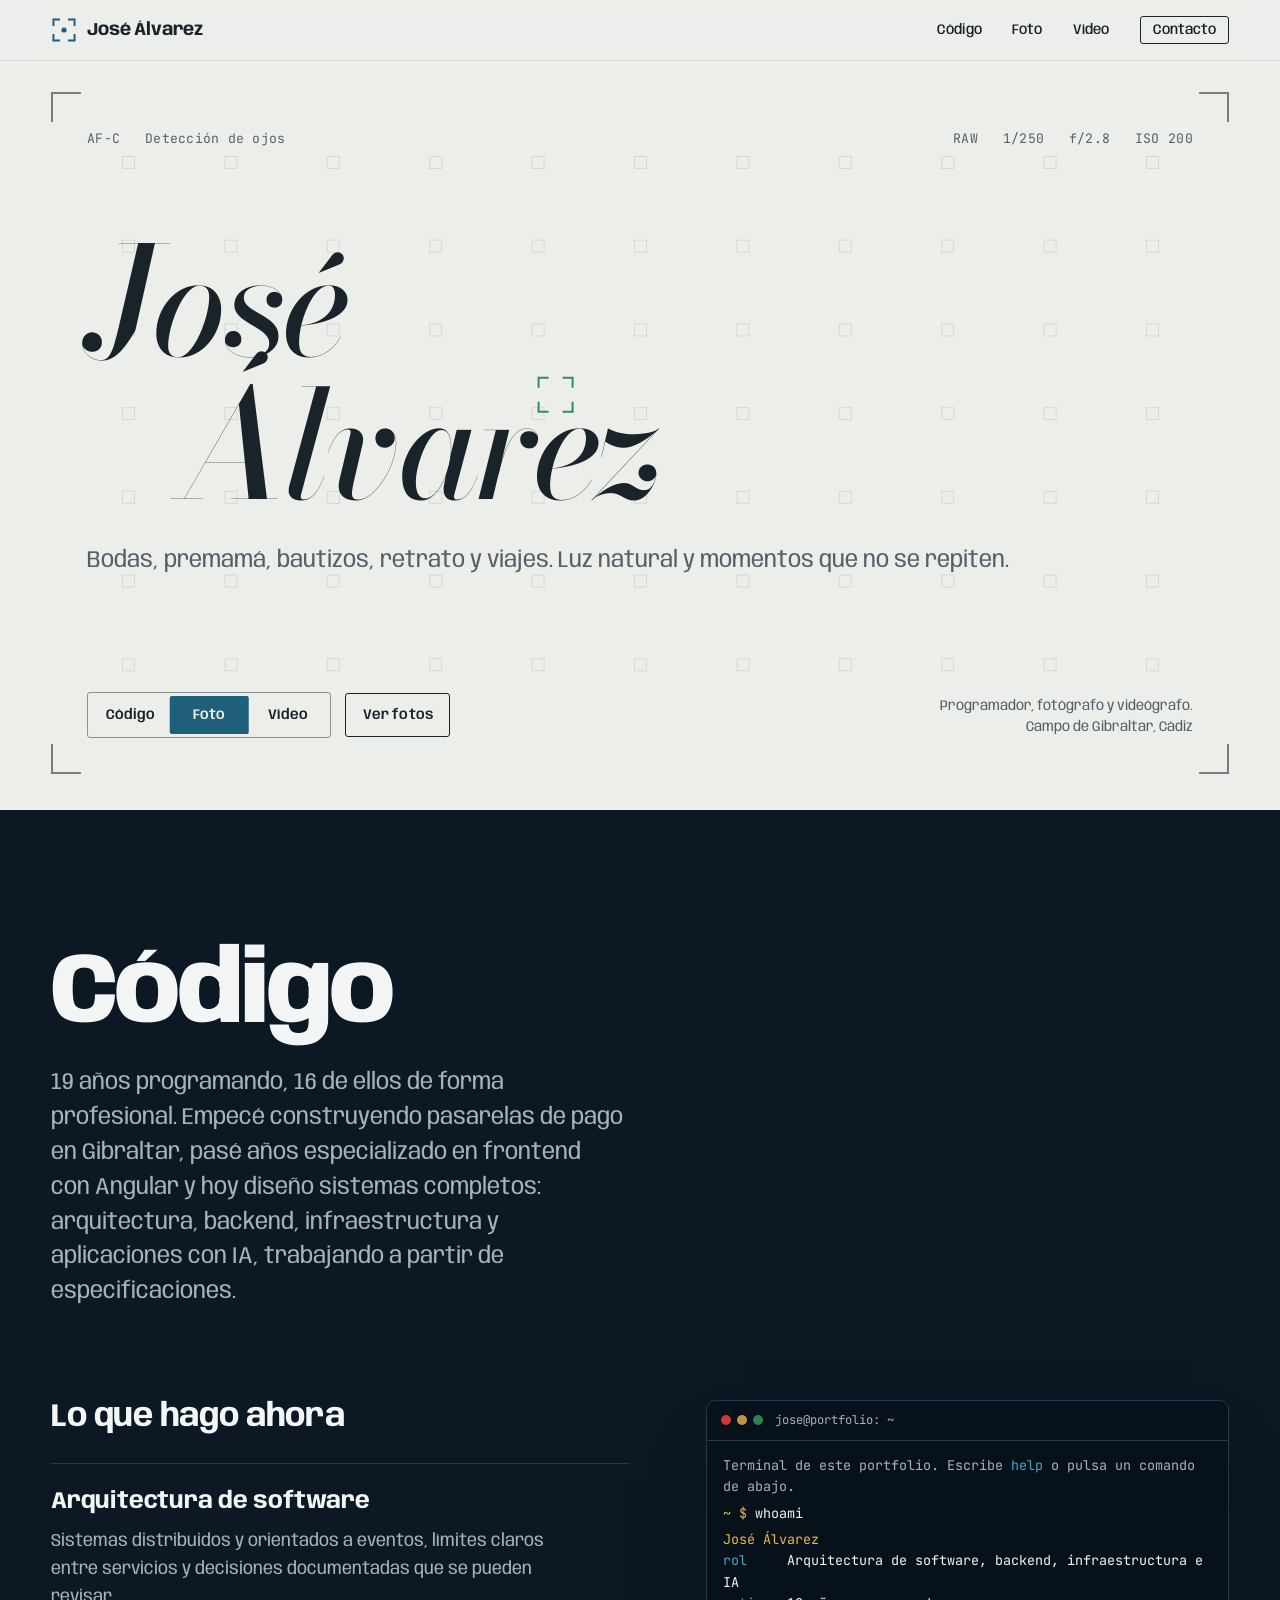
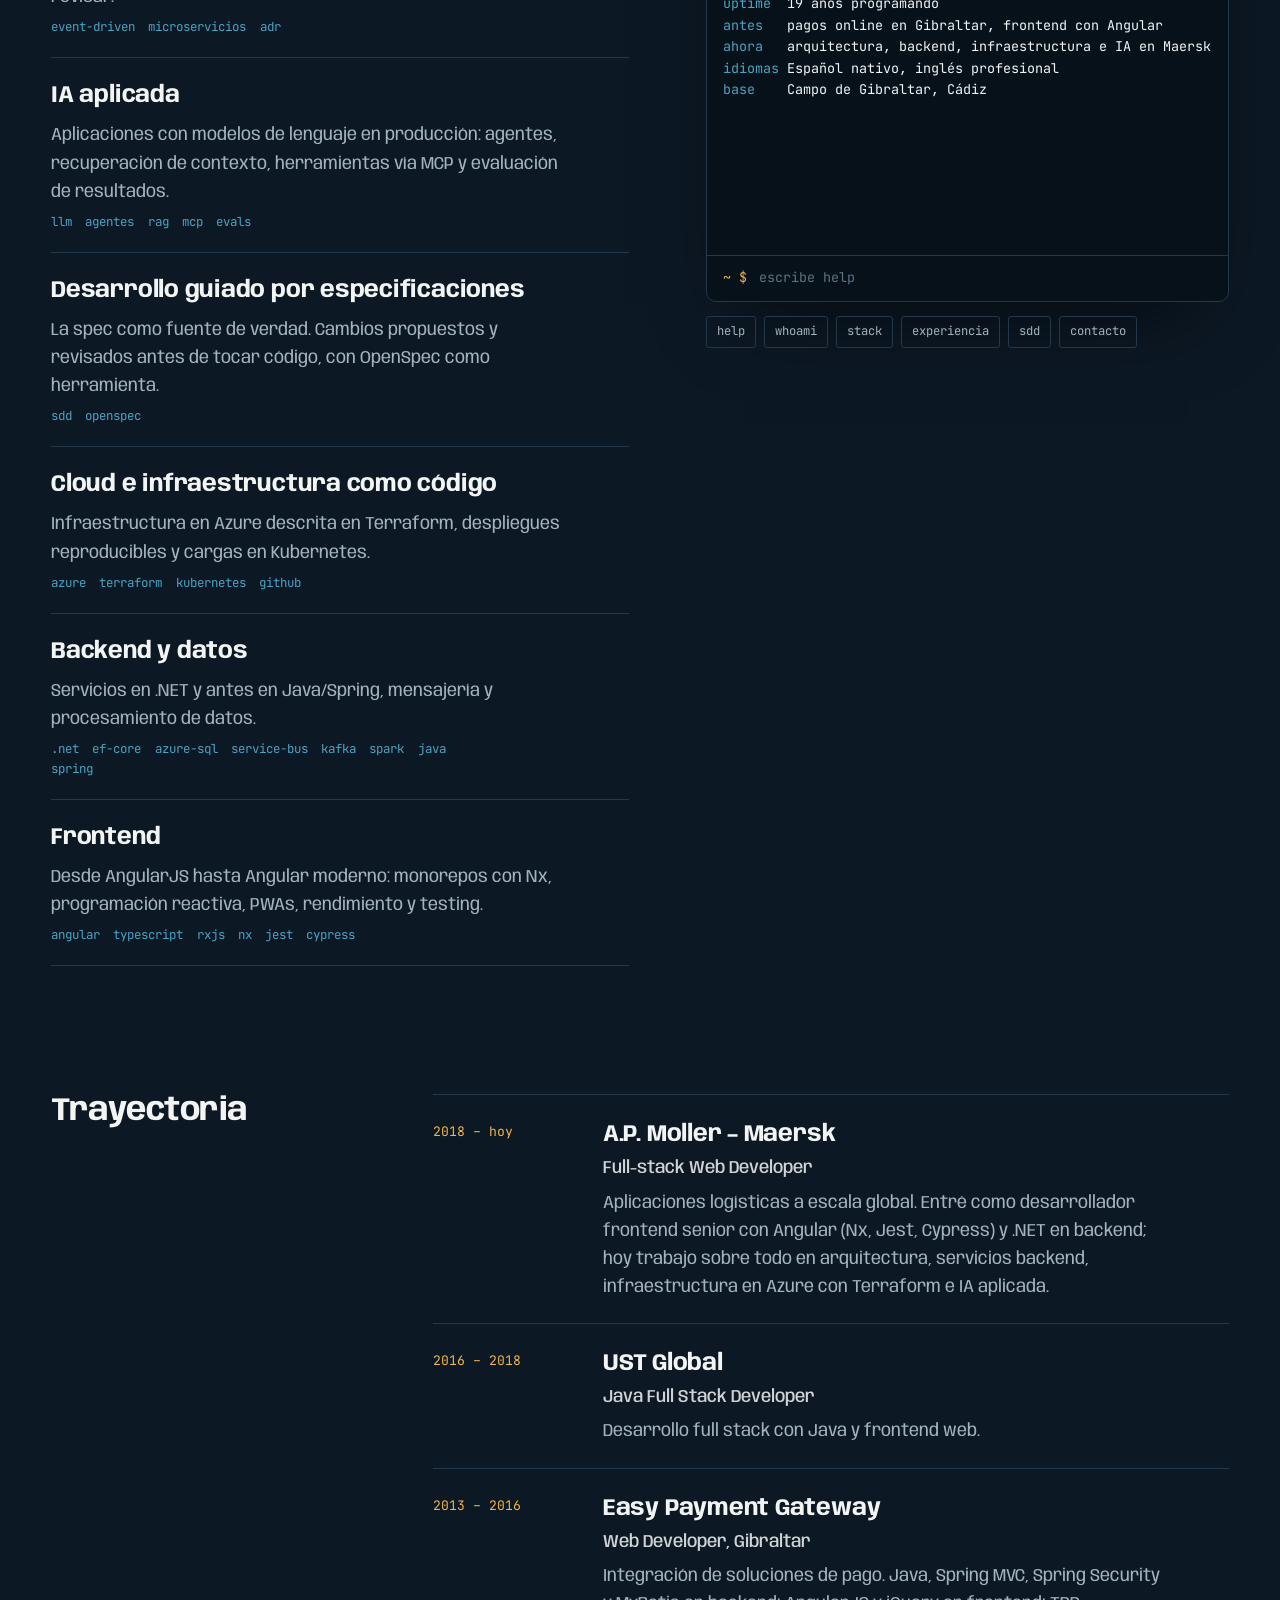
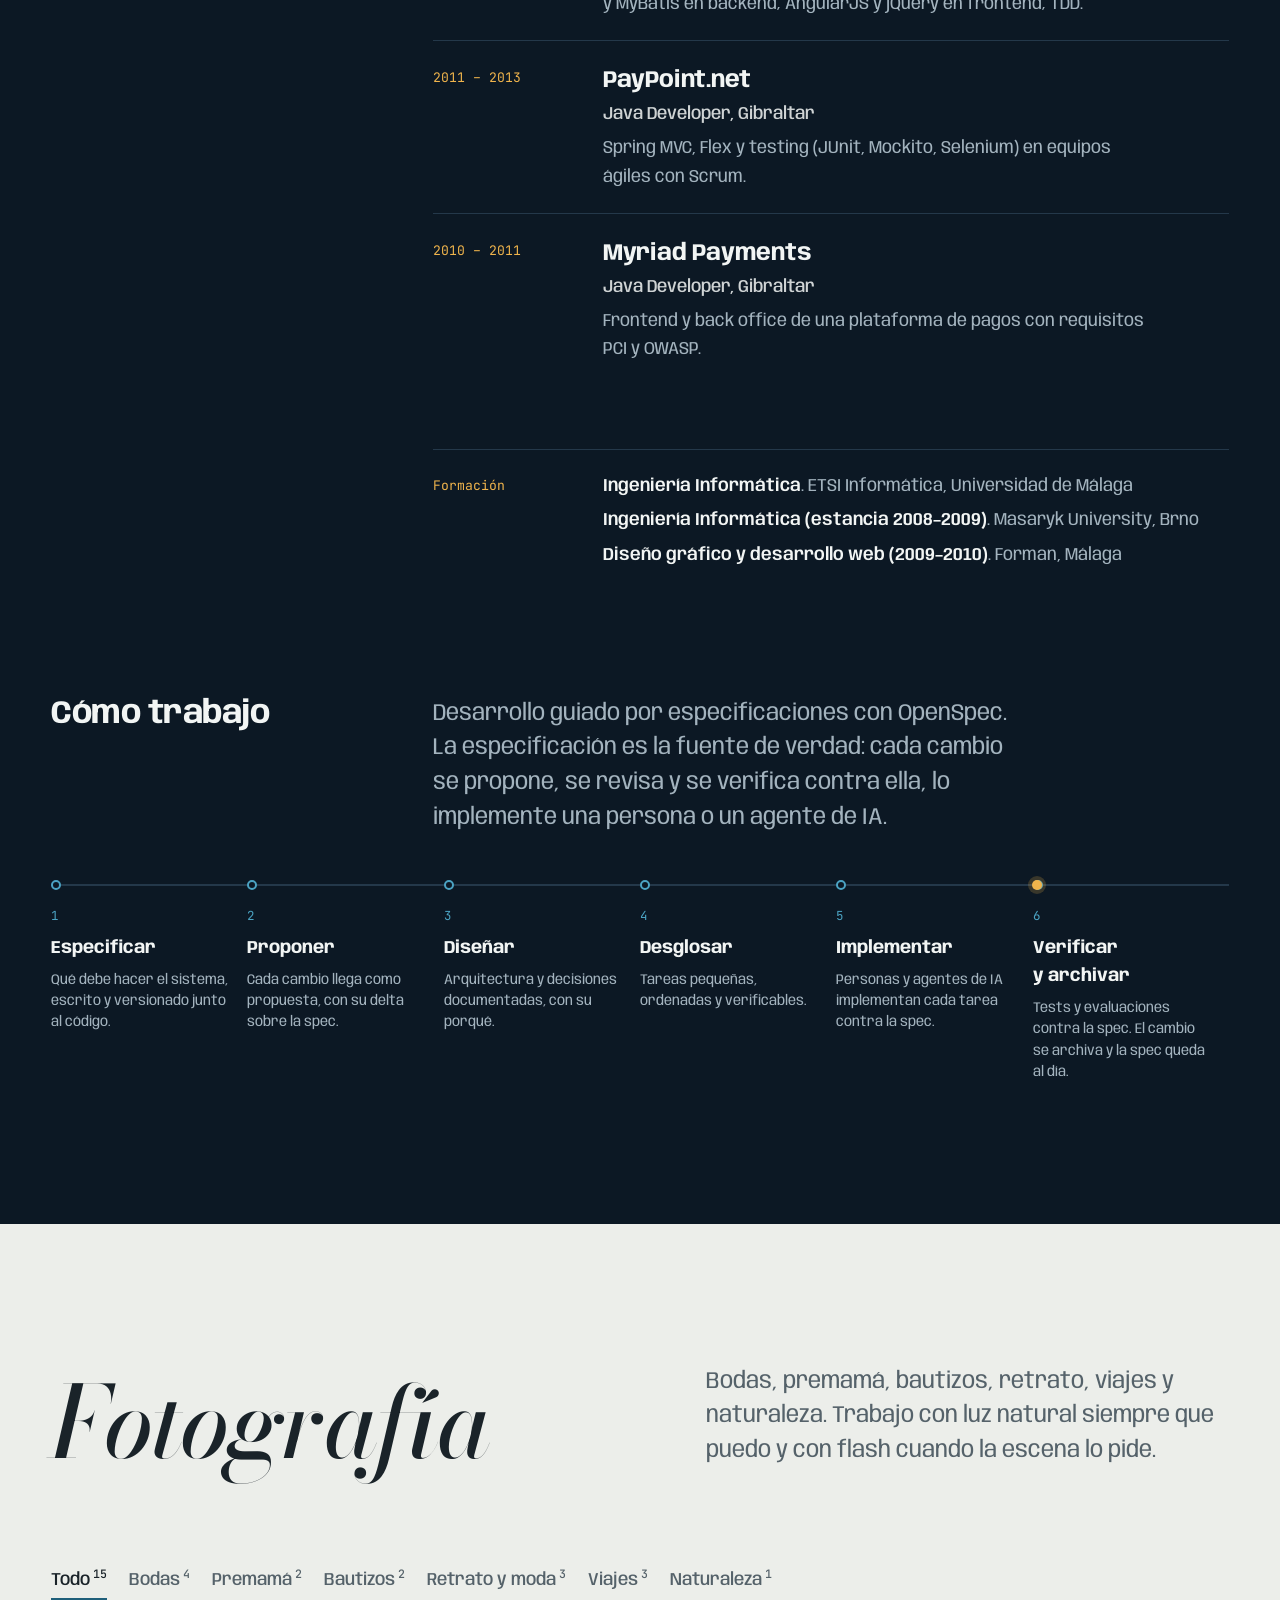
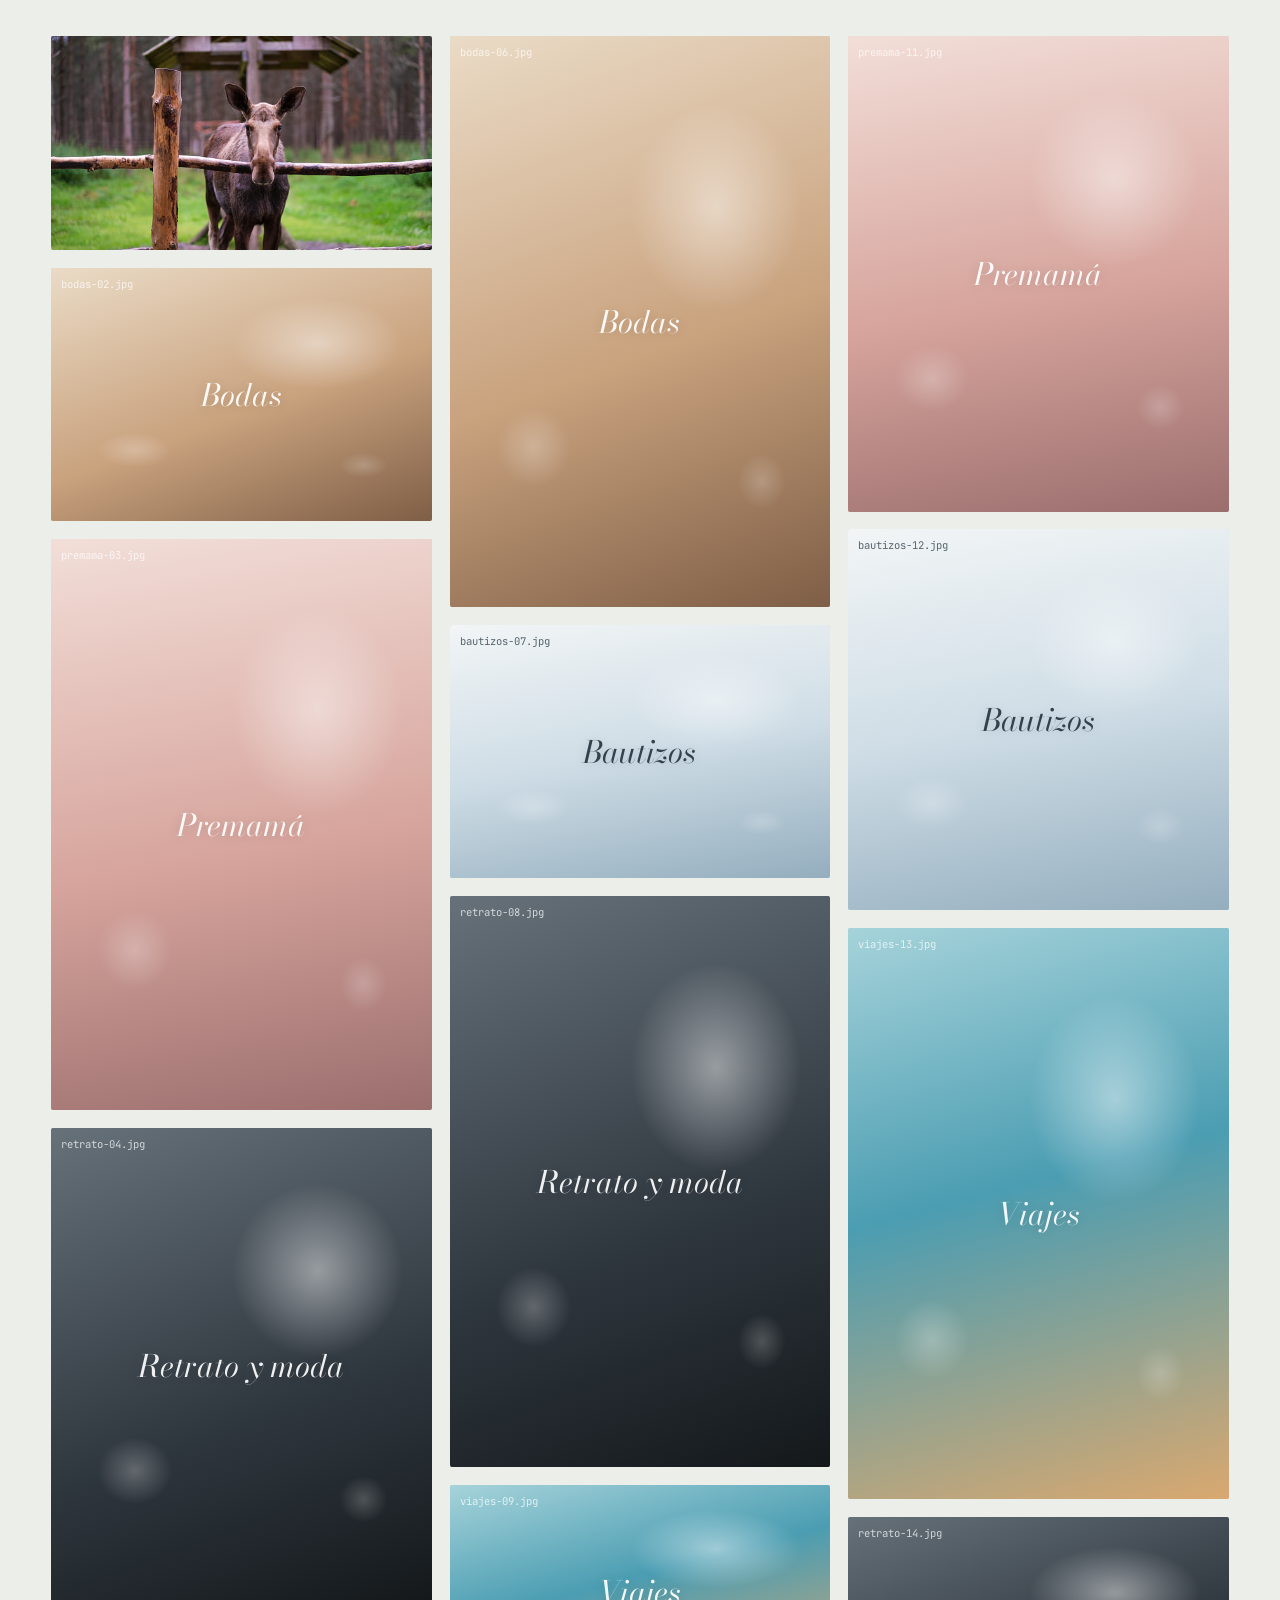
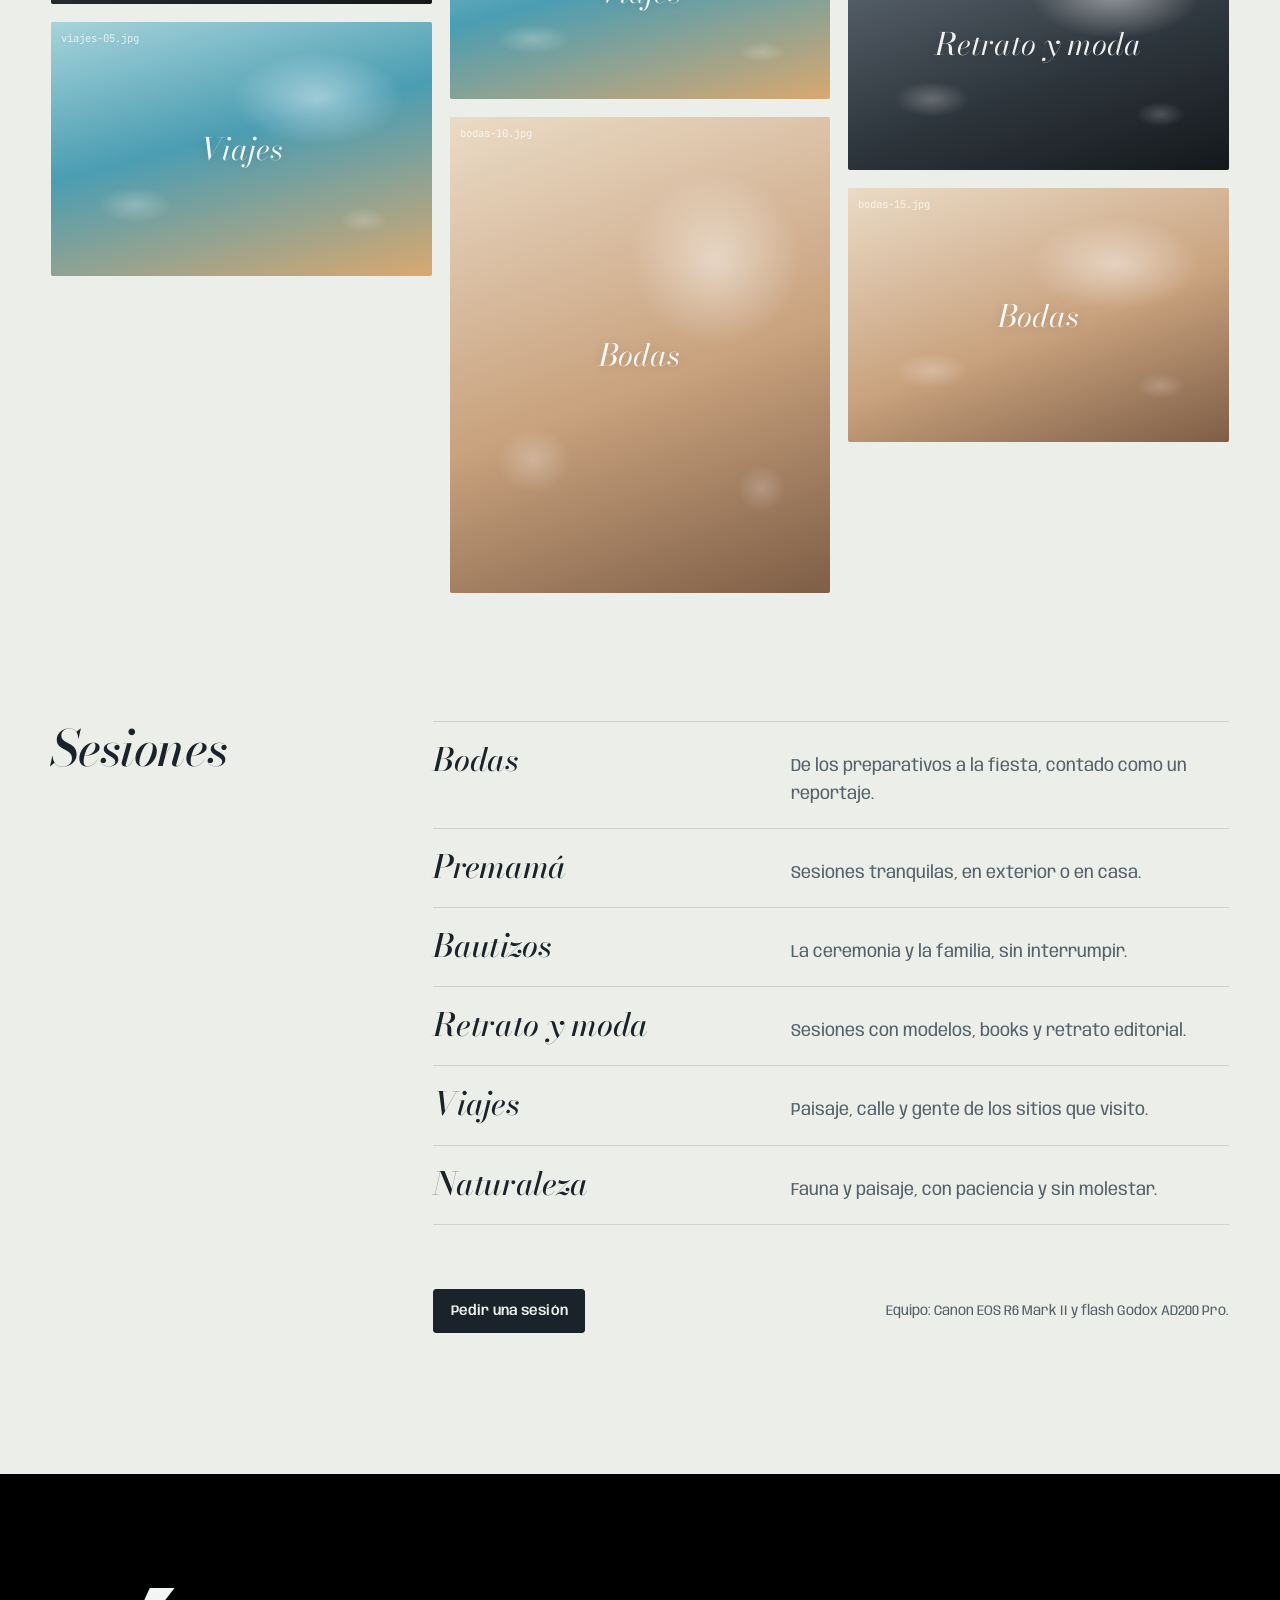
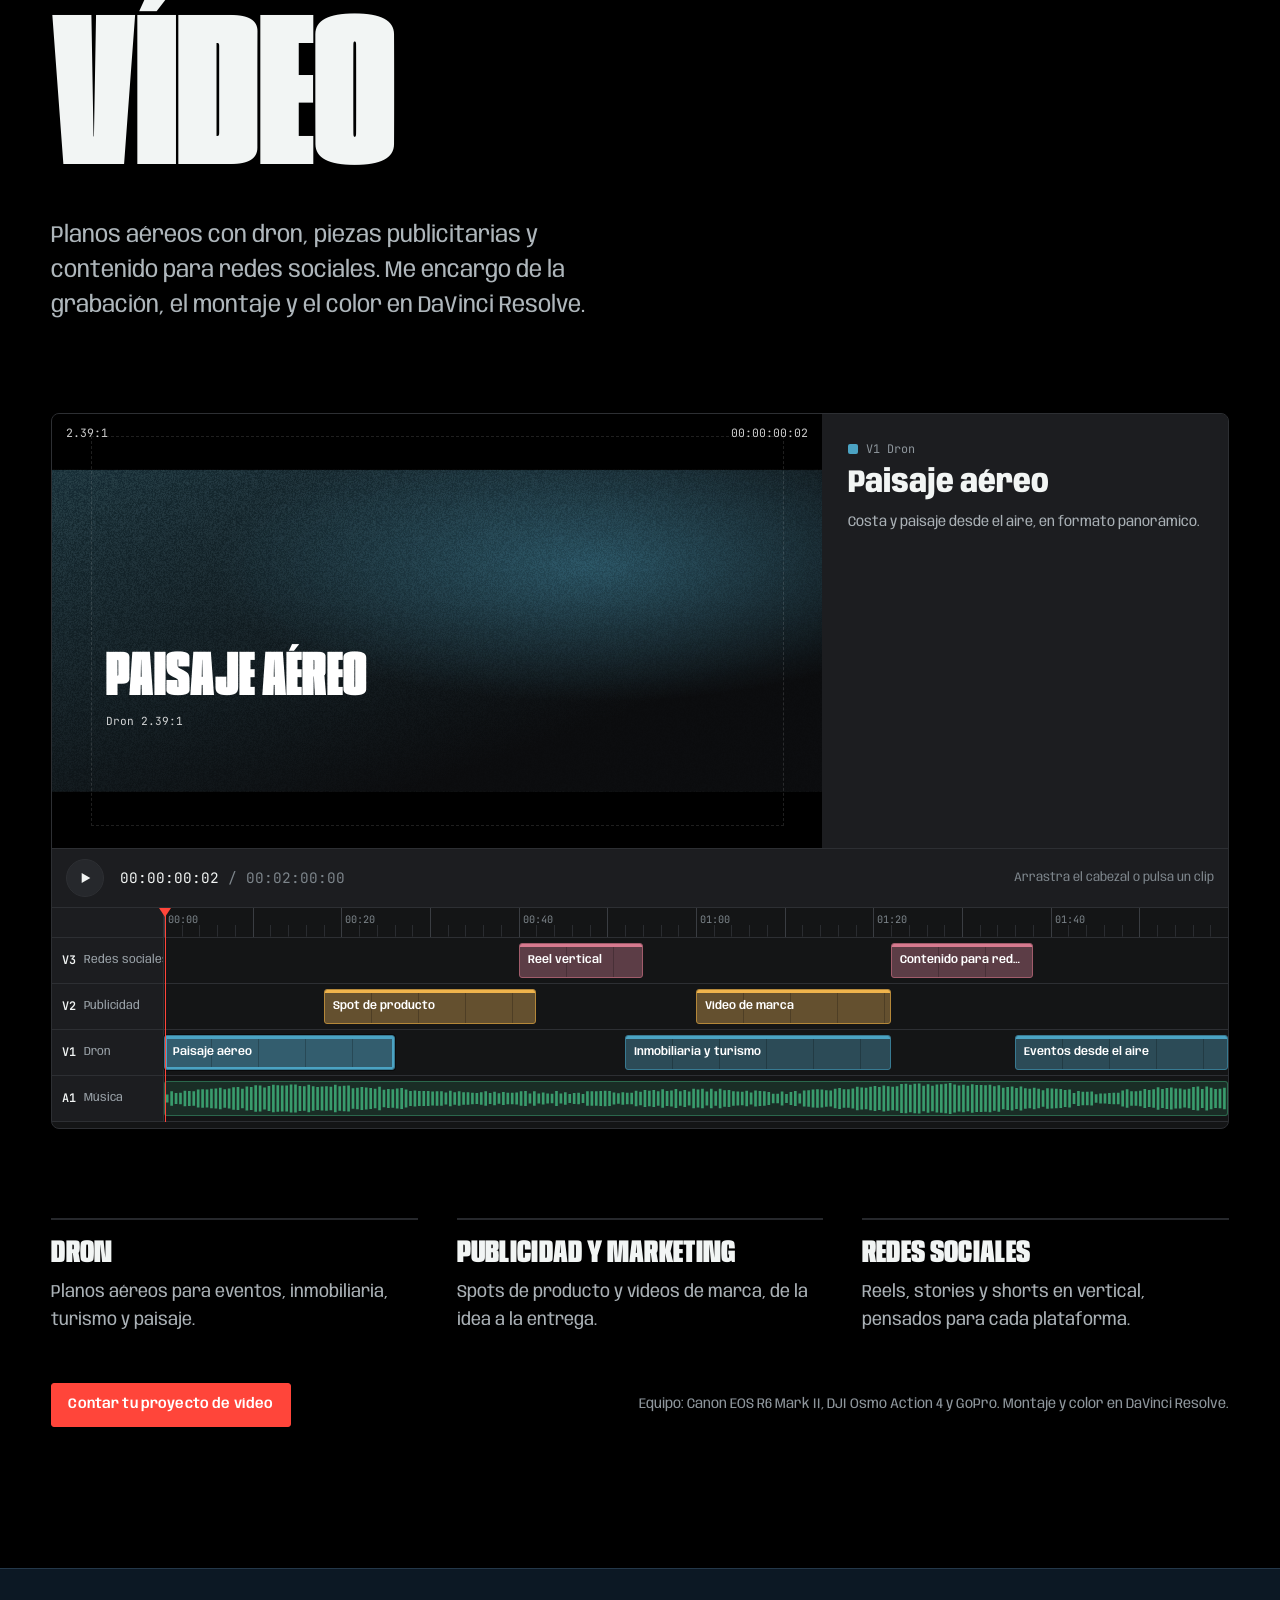
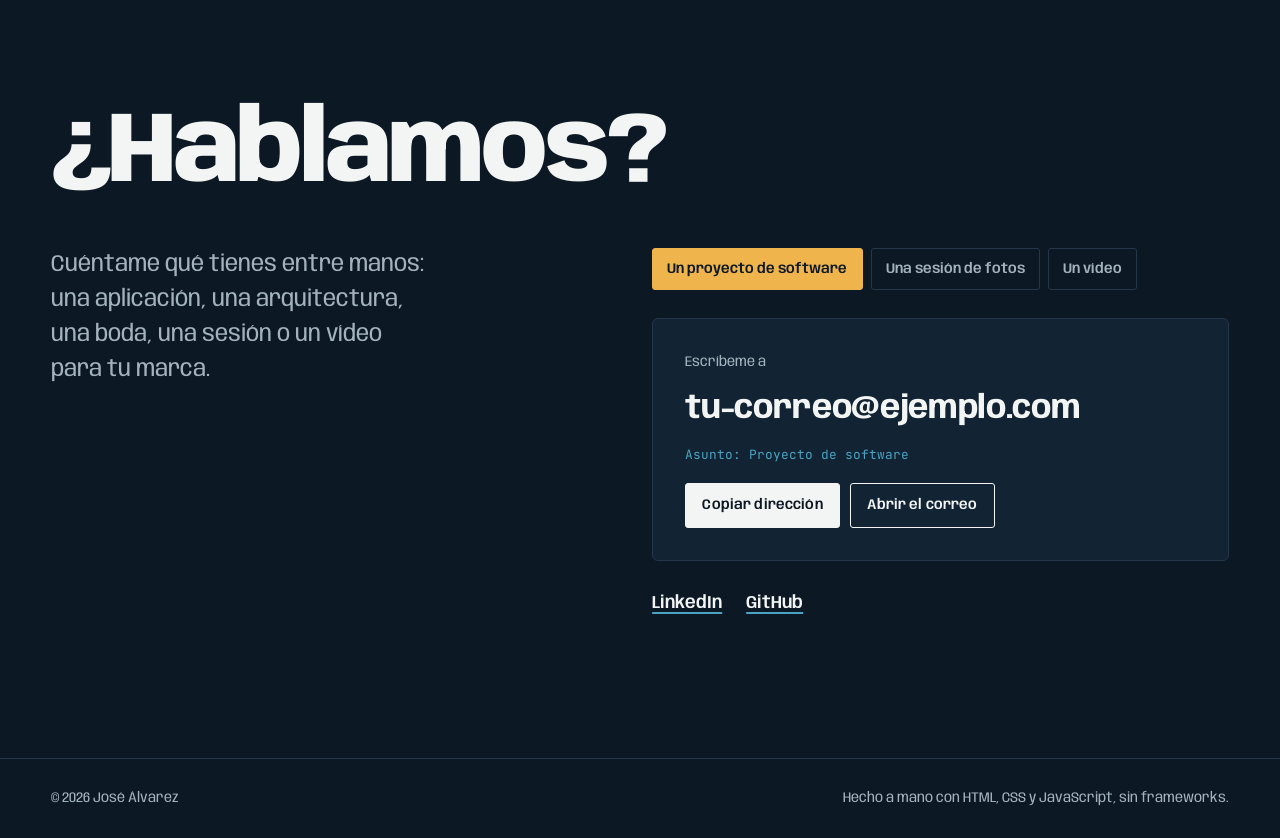
<file: index.html>
<!doctype html>
<html lang="es" data-zone="codigo">
<head>
  <meta charset="utf-8">
  <meta name="viewport" content="width=device-width, initial-scale=1, viewport-fit=cover">
  <title>José Álvarez</title>
  <meta name="description" content="José Álvarez. Arquitectura de software, backend, infraestructura e IA. Fotografía de bodas, premamá, bautizos, retrato y viajes. Vídeo con dron, publicidad y redes sociales.">
  <meta name="theme-color" content="#0C1824">
  <meta property="og:type" content="website">
  <meta property="og:title" content="José Álvarez">
  <meta property="og:description" content="Código, fotografía y vídeo.">
  <link rel="icon" href="assets/favicon.svg" type="image/svg+xml">
  <link rel="preconnect" href="https://fonts.googleapis.com">
  <link rel="preconnect" href="https://fonts.gstatic.com" crossorigin>
  <link rel="stylesheet" href="https://fonts.googleapis.com/css2?family=Anybody:wdth,wght@50..150,300..900&family=Bodoni+Moda:ital,opsz,wght@0,6..96,400..700;1,6..96,400..700&family=JetBrains+Mono:wght@400;600&display=swap">
  <link rel="stylesheet" href="assets/css/styles.css">
</head>
<body>
  <a class="skip" href="#main">Saltar al contenido</a>

  <header class="nav" id="nav">
    <div class="nav__inner">
      <a class="nav__brand" href="#top" aria-label="José Álvarez, ir al inicio">
        <svg class="nav__mark" viewBox="0 0 32 32" aria-hidden="true"><path d="M3 11V3h8M21 3h8v8M29 21v8h-8M11 29H3v-8" fill="none" stroke="currentColor" stroke-width="2.4"/><circle cx="16" cy="16" r="3.2" fill="currentColor"/></svg>
        <span class="nav__name" data-persona="nombre">José Álvarez</span>
      </a>
      <nav aria-label="Secciones">
        <ul class="nav__links">
          <li><a href="#codigo" data-nav="codigo">Código</a></li>
          <li><a href="#foto" data-nav="foto">Foto</a></li>
          <li><a href="#video" data-nav="video">Vídeo</a></li>
          <li><a href="#contacto" data-nav="contacto" class="nav__cta">Contacto</a></li>
        </ul>
      </nav>
    </div>
  </header>

  <main id="main">
    <!-- ============ PORTADA: un visor con tres modos ============ -->
    <section class="hero" id="top" data-zone="hero" data-mode="codigo" aria-label="Presentación">
      <canvas class="hero__canvas" aria-hidden="true"></canvas>
      <div class="hero__scene" aria-hidden="true"></div>
      <div class="hero__grain" aria-hidden="true"></div>
      <div class="hero__bars" aria-hidden="true"><span></span><span></span></div>

      <div class="hero__frame">
        <span class="corner corner--tl" aria-hidden="true"></span>
        <span class="corner corner--tr" aria-hidden="true"></span>
        <span class="corner corner--bl" aria-hidden="true"></span>
        <span class="corner corner--br" aria-hidden="true"></span>

        <div class="readout" aria-hidden="true">
          <span class="readout__l" data-show="codigo">~/jose $ whoami</span>
          <span class="readout__r" data-show="codigo">uptime: 19 años</span>
          <span class="readout__l" data-show="foto">AF-C&nbsp;&nbsp;&nbsp;Detección de ojos</span>
          <span class="readout__r" data-show="foto">RAW&nbsp;&nbsp;&nbsp;1/250&nbsp;&nbsp;&nbsp;f/2.8&nbsp;&nbsp;&nbsp;ISO 200</span>
          <span class="readout__l" data-show="video"><i class="rec-dot"></i>REC&nbsp;&nbsp;<span id="heroTc">00:00:00:00</span></span>
          <span class="readout__r" data-show="video">4K&nbsp;&nbsp;&nbsp;25p&nbsp;&nbsp;&nbsp;C-Log 3</span>
        </div>

        <div class="hero__body">
          <h1 class="hero__name"><span class="hero__first">José</span><span class="hero__last">Álvarez</span></h1>
          <p class="hero__role">
            <span data-show="codigo">Arquitectura de software, backend, infraestructura e IA. 19 años programando.</span>
            <span data-show="foto">Bodas, premamá, bautizos, retrato y viajes. Luz natural y momentos que no se repiten.</span>
            <span data-show="video">Dron, publicidad y contenido para redes. Grabo, monto y etalono.</span>
          </p>
        </div>

        <div class="hero__foot">
          <div class="hero__controls">
            <div class="dial" role="radiogroup" aria-label="Modo de la portada">
              <button type="button" role="radio" aria-checked="true" data-mode="codigo">Código</button>
              <button type="button" role="radio" aria-checked="false" data-mode="foto" tabindex="-1">Foto</button>
              <button type="button" role="radio" aria-checked="false" data-mode="video" tabindex="-1">Vídeo</button>
              <span class="dial__thumb" aria-hidden="true"></span>
            </div>
            <a class="btn btn--ghost" id="heroGo" href="#codigo">Ver código</a>
          </div>
          <p class="hero__intro">Programador, fotógrafo y videógrafo.<br><span data-persona="ubicacion">Campo de Gibraltar, Cádiz</span></p>
        </div>
      </div>
    </section>

    <!-- ============ CÓDIGO ============ -->
    <section class="zone zone--codigo" id="codigo" data-zone="codigo" aria-labelledby="codigo-title">
      <div class="wrap">
        <header class="zone__head">
          <h2 class="h-code" id="codigo-title">Código</h2>
          <p class="lead" id="codigoLead"></p>
        </header>

        <div class="code-grid">
          <div class="code-grid__main">
            <h3 class="h-sub">Lo que hago ahora</h3>
            <dl class="caps" id="caps"></dl>
          </div>

          <aside class="code-grid__side" aria-label="Terminal interactiva">
            <div class="term">
              <div class="term__bar">
                <span class="term__lights" aria-hidden="true"><i></i><i></i><i></i></span>
                <span>jose@portfolio: ~</span>
              </div>
              <div class="term__out" id="termOut" aria-live="polite"></div>
              <form class="term__in" id="termForm" autocomplete="off">
                <label for="termInput" class="t-prompt">~ $</label>
                <input id="termInput" name="termInput" type="text" spellcheck="false" autocapitalize="off" placeholder="escribe help" enterkeyhint="send">
              </form>
            </div>
            <div class="term__chips" id="termChips" aria-label="Comandos rápidos"></div>
          </aside>
        </div>

        <div class="trail">
          <h3 class="h-sub">Trayectoria</h3>
          <ol class="timeline" id="timeline"></ol>
          <div class="study">
            <h4 class="study__title">Formación</h4>
            <ul class="study__list" id="formacion"></ul>
          </div>
        </div>

        <div class="sdd">
          <div class="sdd__intro">
            <h3 class="h-sub">Cómo trabajo</h3>
            <p>Desarrollo guiado por especificaciones con OpenSpec. La especificación es la fuente de verdad: cada cambio se propone, se revisa y se verifica contra ella, lo implemente una persona o un agente de IA.</p>
          </div>
          <ol class="pipeline" id="pipeline"></ol>
        </div>
      </div>
    </section>

    <!-- ============ FOTOGRAFÍA ============ -->
    <section class="zone zone--foto" id="foto" data-zone="foto" aria-labelledby="foto-title">
      <div class="wrap">
        <header class="zone__head zone__head--foto">
          <h2 class="h-foto" id="foto-title">Fotografía</h2>
          <p class="lead" id="fotoLead"></p>
        </header>

        <div class="filters" id="filters" role="toolbar" aria-label="Filtrar fotos por tipo de sesión"></div>
        <div class="gallery" id="gallery"></div>

        <div class="sessions">
          <h3 class="h-sub h-sub--foto">Sesiones</h3>
          <ul class="sessions__list" id="sessions"></ul>
          <div class="sessions__foot">
            <a class="btn btn--foto" href="#contacto" data-intent="foto">Pedir una sesión</a>
            <p class="gear" id="fotoGear"></p>
          </div>
        </div>
      </div>

      <div class="reticle" aria-hidden="true"><i></i><i></i><i></i><i></i><b></b></div>
    </section>

    <!-- ============ VÍDEO ============ -->
    <section class="zone zone--video" id="video" data-zone="video" aria-labelledby="video-title">
      <div class="wrap">
        <header class="zone__head zone__head--video">
          <h2 class="h-video" id="video-title">Vídeo</h2>
          <p class="lead" id="videoLead"></p>
        </header>

        <div class="editor">
          <div class="viewer">
            <div class="viewer__stage" id="stage">
              <div class="viewer__frame" id="viewerFrame">
                <div class="viewer__media" id="viewerMedia"></div>
              </div>
              <div class="viewer__safe" aria-hidden="true"></div>
              <div class="viewer__hud" aria-hidden="true">
                <span id="hudFormat">16:9</span>
                <span id="hudTc">00:00:00:00</span>
              </div>
            </div>
            <div class="viewer__meta" aria-live="polite">
              <div>
                <p class="viewer__track" id="metaTrack"></p>
                <h3 class="viewer__title" id="metaTitle"></h3>
                <p class="viewer__text" id="metaText"></p>
              </div>
              <div class="viewer__actions" id="metaActions"></div>
            </div>
          </div>

          <div class="transport">
            <button type="button" class="transport__play" id="playBtn" aria-label="Reproducir">
              <svg viewBox="0 0 24 24" aria-hidden="true" class="i-play"><path d="M7 4.5v15l13-7.5z" fill="currentColor"/></svg>
              <svg viewBox="0 0 24 24" aria-hidden="true" class="i-pause"><path d="M6 4h4.5v16H6zM13.5 4H18v16h-4.5z" fill="currentColor"/></svg>
            </button>
            <span class="transport__tc"><span id="tcNow">00:00:00:00</span> <span class="transport__total">/ <span id="tcTotal">00:02:00:00</span></span></span>
            <span class="transport__hint">Arrastra el cabezal o pulsa un clip</span>
          </div>

          <div class="tl-scroll">
            <div class="tl" id="tl" tabindex="0" role="slider" aria-label="Línea de tiempo" aria-valuemin="0" aria-valuemax="120" aria-valuenow="0" aria-valuetext="00:00:00:00">
              <div class="tl__row tl__row--ruler">
                <div class="tl__head"></div>
                <div class="tl__lane tl__ruler" id="ruler"></div>
              </div>
              <div id="tracks"></div>
              <div class="tl__row tl__row--audio">
                <div class="tl__head"><b>A1</b><span>Música</span></div>
                <div class="tl__lane"><div class="tl__audio" id="audioWave"></div></div>
              </div>
              <div class="tl__playhead" aria-hidden="true"></div>
            </div>
          </div>
        </div>

        <ul class="vservices" id="vservices"></ul>
        <div class="vfoot">
          <a class="btn btn--video" href="#contacto" data-intent="video">Contar tu proyecto de vídeo</a>
          <p class="gear" id="videoGear"></p>
        </div>
      </div>
    </section>

    <!-- ============ CONTACTO ============ -->
    <section class="zone zone--contacto" id="contacto" data-zone="contacto" aria-labelledby="contacto-title">
      <div class="wrap contact">
        <h2 class="h-code contact__title" id="contacto-title">¿Hablamos?</h2>
        <p class="lead contact__lead">Cuéntame qué tienes entre manos: una aplicación, una arquitectura, una boda, una sesión o un vídeo para tu marca.</p>

        <div class="contact__panel">
          <div class="intents" id="intents" role="radiogroup" aria-label="Qué necesitas"></div>
          <div class="mail">
            <p class="mail__label">Escríbeme a</p>
            <p class="mail__addr"><span id="mailAddr" data-persona="email"></span></p>
            <p class="mail__subject">Asunto: <span id="mailSubject"></span></p>
            <div class="mail__actions">
              <button type="button" class="btn" id="copyMail">Copiar dirección</button>
              <a class="btn btn--ghost" id="openMail" href="#">Abrir el correo</a>
            </div>
          </div>
          <ul class="social" id="social"></ul>
        </div>
      </div>
    </section>
  </main>

  <footer class="foot">
    <div class="wrap foot__inner">
      <p>© <span id="year">2026</span> <span data-persona="nombre">José Álvarez</span></p>
      <p>Hecho a mano con HTML, CSS y JavaScript, sin frameworks.</p>
    </div>
  </footer>

  <dialog class="lightbox" id="lightbox" aria-label="Foto ampliada">
    <div class="lightbox__media" id="lbMedia"></div>
    <div class="lightbox__bar">
      <p class="lightbox__cap"><span id="lbTitle"></span> <span id="lbExif" class="lightbox__exif"></span></p>
      <div class="lightbox__nav">
        <a class="lightbox__link" id="lbLink" href="#" target="_blank" rel="noopener" hidden>Ver en 500px</a>
        <button type="button" id="lbPrev" aria-label="Foto anterior">
          <svg viewBox="0 0 24 24" aria-hidden="true"><path d="M15 5l-7 7 7 7" fill="none" stroke="currentColor" stroke-width="2"/></svg>
        </button>
        <button type="button" id="lbNext" aria-label="Foto siguiente">
          <svg viewBox="0 0 24 24" aria-hidden="true"><path d="M9 5l7 7-7 7" fill="none" stroke="currentColor" stroke-width="2"/></svg>
        </button>
        <button type="button" id="lbClose" aria-label="Cerrar">
          <svg viewBox="0 0 24 24" aria-hidden="true"><path d="M6 6l12 12M18 6L6 18" fill="none" stroke="currentColor" stroke-width="2"/></svg>
        </button>
      </div>
    </div>
  </dialog>

  <script src="assets/js/data.js"></script>
  <script src="assets/js/main.js"></script>
</body>
</html>
</file>
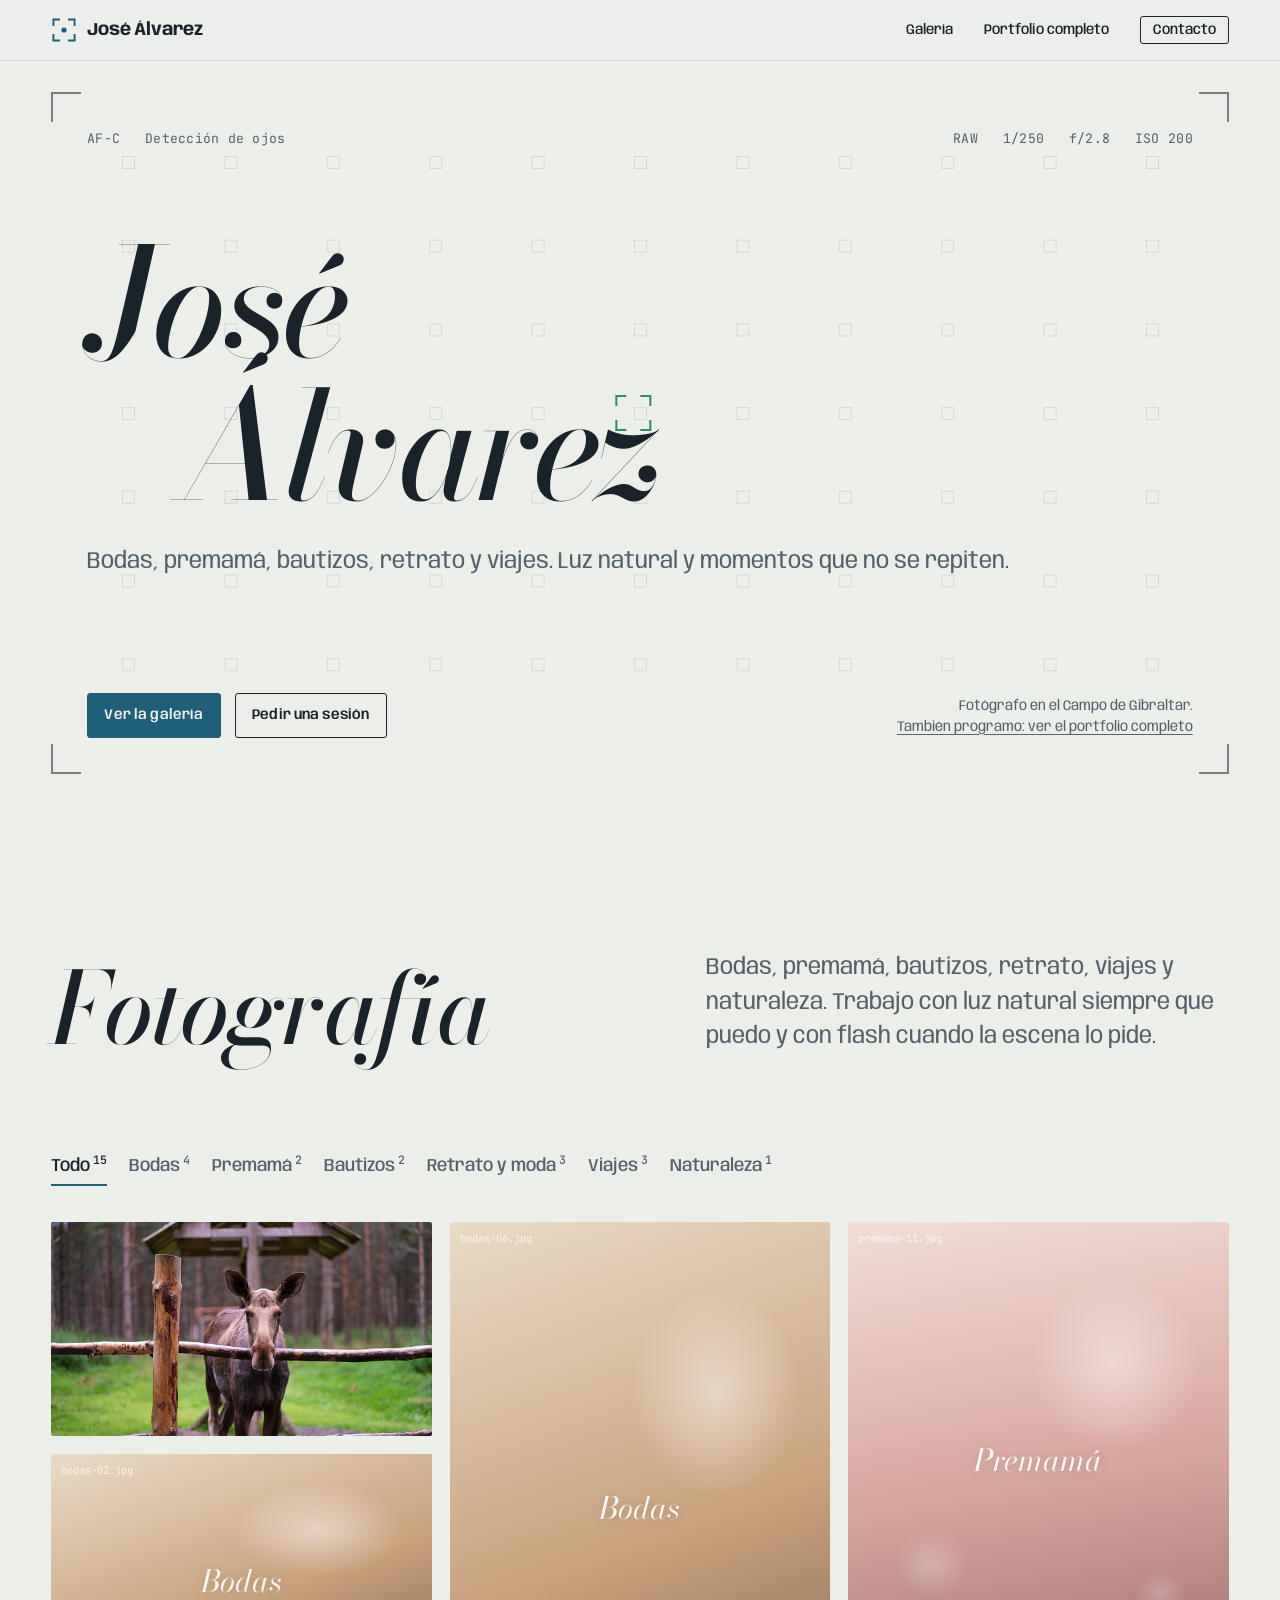
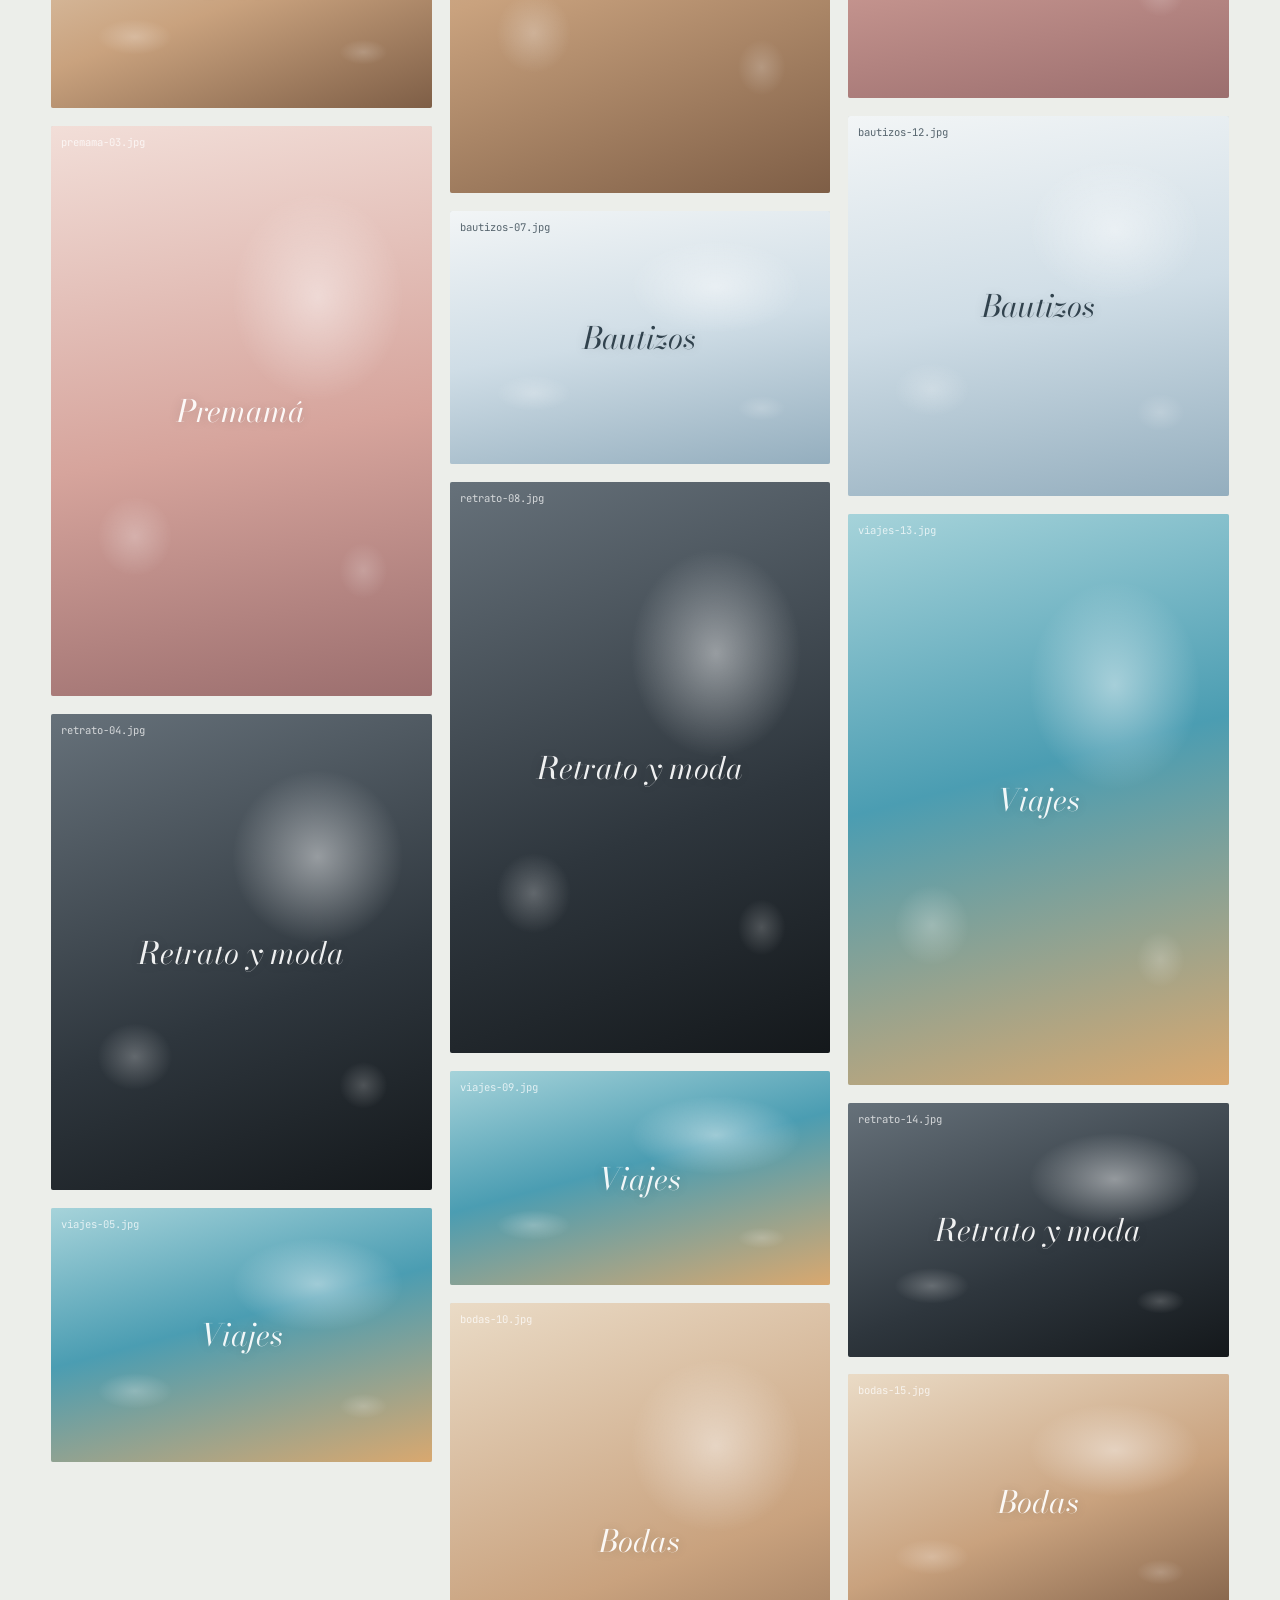
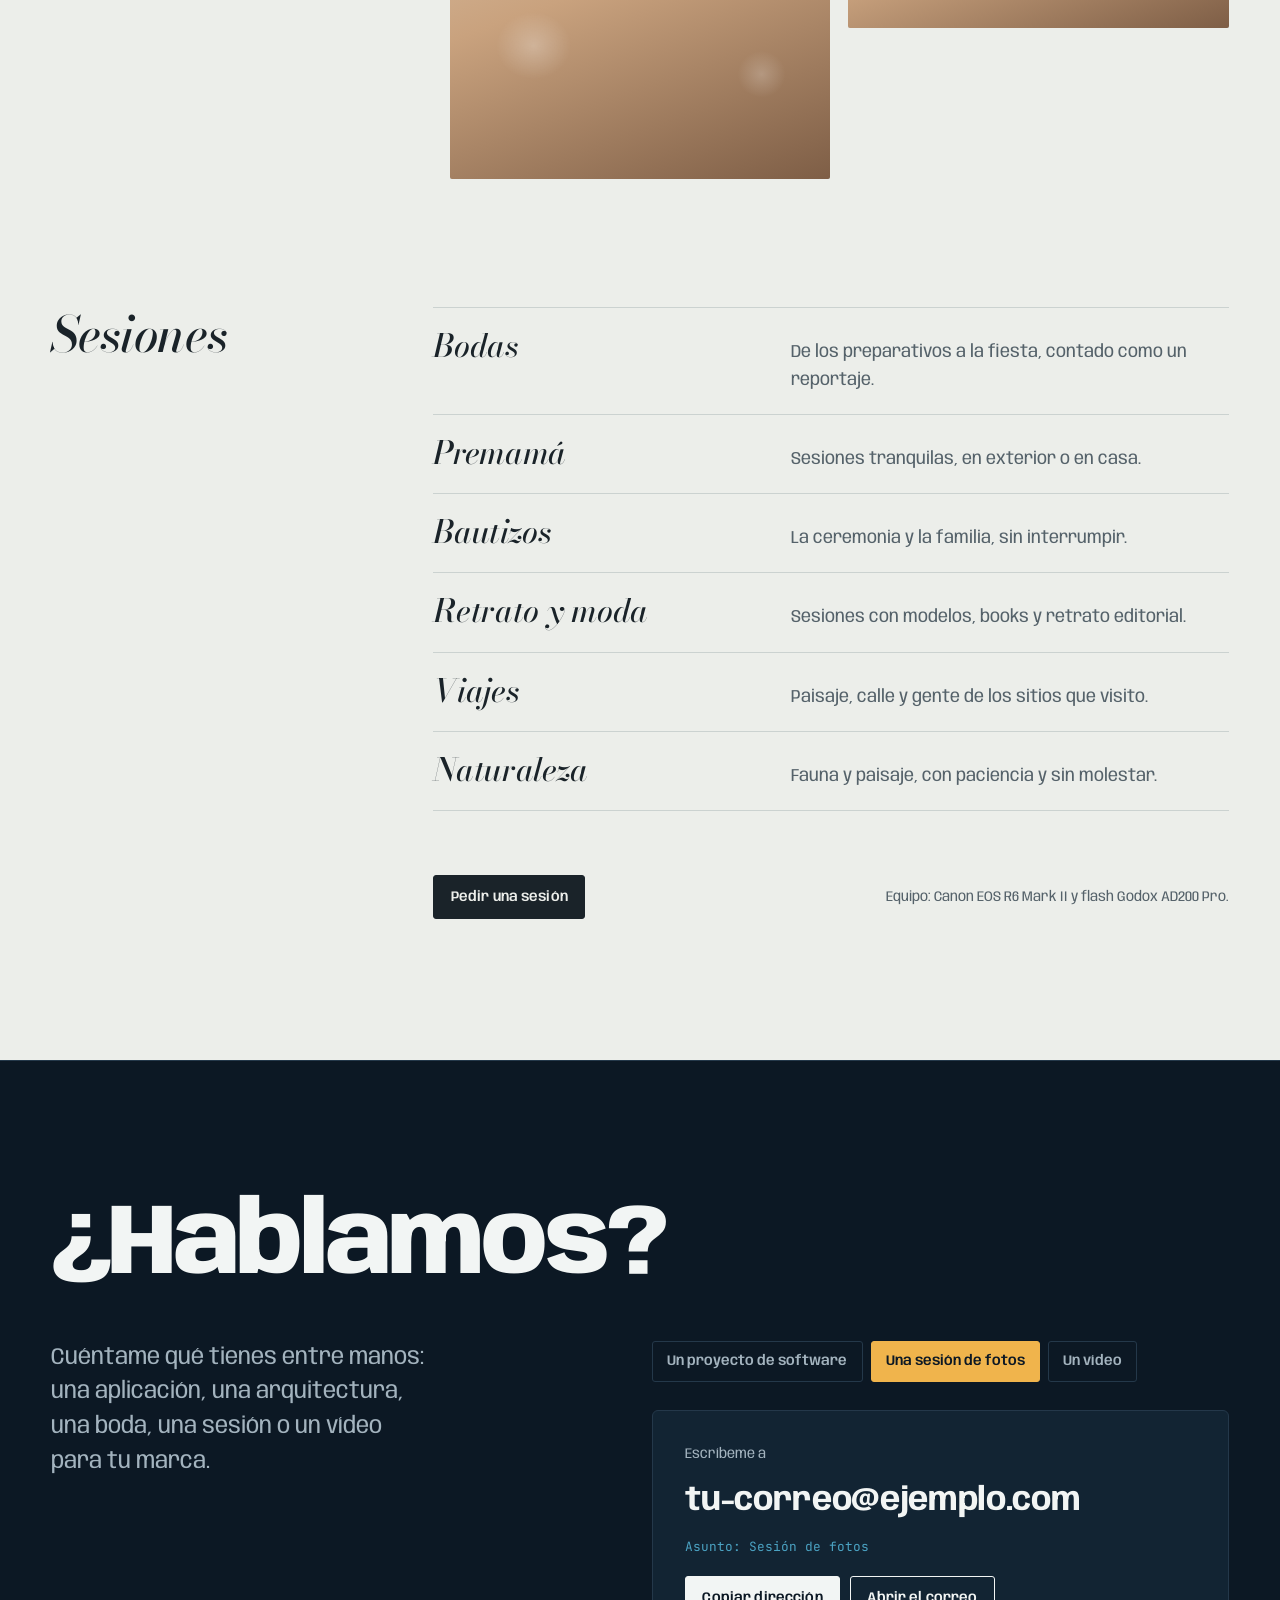
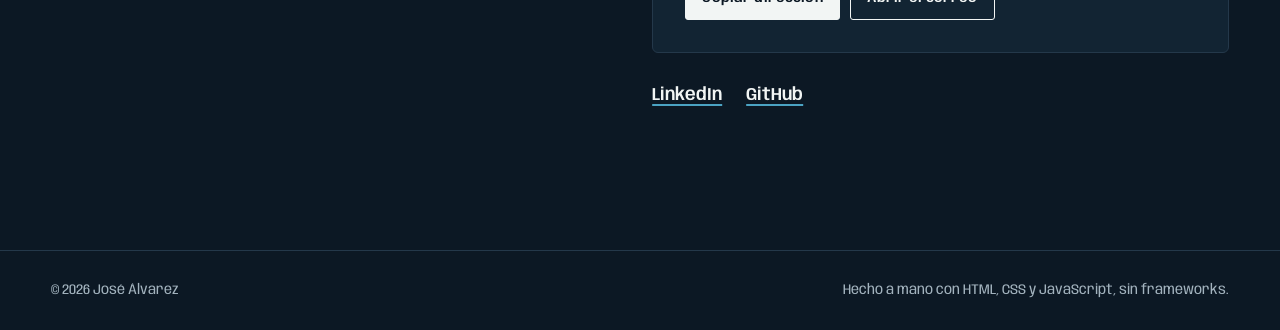
<file: foto/index.html>
<!doctype html>
<html lang="es" data-zone="foto">
<head>
  <meta charset="utf-8">
  <meta name="viewport" content="width=device-width, initial-scale=1, viewport-fit=cover">
  <title>José Álvarez · Fotografía</title>
  <meta name="description" content="José Álvarez, fotógrafo en el Campo de Gibraltar. Bodas, premamá, bautizos, retrato y viajes.">
  <meta name="theme-color" content="#ECEEEA">
  <meta property="og:type" content="website">
  <meta property="og:title" content="José Álvarez · Fotografía">
  <meta property="og:description" content="Código, fotografía y vídeo.">
  <link rel="icon" href="../assets/favicon.svg" type="image/svg+xml">
  <link rel="preconnect" href="https://fonts.googleapis.com">
  <link rel="preconnect" href="https://fonts.gstatic.com" crossorigin>
  <link rel="stylesheet" href="https://fonts.googleapis.com/css2?family=Anybody:wdth,wght@50..150,300..900&family=Bodoni+Moda:ital,opsz,wght@0,6..96,400..700;1,6..96,400..700&family=JetBrains+Mono:wght@400;600&display=swap">
  <link rel="stylesheet" href="../assets/css/styles.css">
</head>
<body data-page="foto">
  <a class="skip" href="#main">Saltar al contenido</a>

  <header class="nav" id="nav">
    <div class="nav__inner">
      <a class="nav__brand" href="#top" aria-label="José Álvarez, ir al inicio">
        <svg class="nav__mark" viewBox="0 0 32 32" aria-hidden="true"><path d="M3 11V3h8M21 3h8v8M29 21v8h-8M11 29H3v-8" fill="none" stroke="currentColor" stroke-width="2.4"/><circle cx="16" cy="16" r="3.2" fill="currentColor"/></svg>
        <span class="nav__name" data-persona="nombre">José Álvarez</span>
      </a>
      <nav aria-label="Secciones">
        <ul class="nav__links">
          <li><a href="#foto" data-nav="foto">Galería</a></li>
          <li><a href="../">Portfolio completo</a></li>
          <li><a href="#contacto" data-nav="contacto" class="nav__cta">Contacto</a></li>
        </ul>
      </nav>
    </div>
  </header>

  <main id="main">
    <section class="hero" id="top" data-zone="hero" data-mode="foto" aria-label="Presentación">
      <canvas class="hero__canvas" aria-hidden="true"></canvas>
      <div class="hero__scene" aria-hidden="true"></div>
      <div class="hero__grain" aria-hidden="true"></div>
      <div class="hero__bars" aria-hidden="true"><span></span><span></span></div>

      <div class="hero__frame">
        <span class="corner corner--tl" aria-hidden="true"></span>
        <span class="corner corner--tr" aria-hidden="true"></span>
        <span class="corner corner--bl" aria-hidden="true"></span>
        <span class="corner corner--br" aria-hidden="true"></span>

        <div class="readout" aria-hidden="true">
          <span class="readout__l" data-show="foto">AF-C&nbsp;&nbsp;&nbsp;Detección de ojos</span>
          <span class="readout__r" data-show="foto">RAW&nbsp;&nbsp;&nbsp;1/250&nbsp;&nbsp;&nbsp;f/2.8&nbsp;&nbsp;&nbsp;ISO 200</span>
        </div>

        <div class="hero__body">
          <h1 class="hero__name"><span class="hero__first">José</span><span class="hero__last">Álvarez</span></h1>
          <p class="hero__role">
            <span data-show="foto">Bodas, premamá, bautizos, retrato y viajes. Luz natural y momentos que no se repiten.</span>
          </p>
        </div>

        <div class="hero__foot">
          <div class="hero__controls">
            <a class="btn btn--solid" id="heroGo" href="#foto">Ver la galería</a>
            <a class="btn btn--ghost" href="#contacto" data-intent="foto">Pedir una sesión</a>
          </div>
          <p class="hero__intro">Fotógrafo en el Campo de Gibraltar.<br><a href="../">También programo: ver el portfolio completo</a></p>
        </div>
      </div>
    </section>

    <section class="zone zone--foto" id="foto" data-zone="foto" aria-labelledby="foto-title">
      <div class="wrap">
        <header class="zone__head zone__head--foto">
          <h2 class="h-foto" id="foto-title">Fotografía</h2>
          <p class="lead" id="fotoLead"></p>
        </header>

        <div class="filters" id="filters" role="toolbar" aria-label="Filtrar fotos por tipo de sesión"></div>
        <div class="gallery" id="gallery"></div>

        <div class="sessions">
          <h3 class="h-sub h-sub--foto">Sesiones</h3>
          <ul class="sessions__list" id="sessions"></ul>
          <div class="sessions__foot">
            <a class="btn btn--foto" href="#contacto" data-intent="foto">Pedir una sesión</a>
            <p class="gear" id="fotoGear"></p>
          </div>
        </div>
      </div>

      <div class="reticle" aria-hidden="true"><i></i><i></i><i></i><i></i><b></b></div>
    </section>

    <section class="zone zone--contacto" id="contacto" data-zone="contacto" aria-labelledby="contacto-title">
      <div class="wrap contact">
        <h2 class="h-code contact__title" id="contacto-title">¿Hablamos?</h2>
        <p class="lead contact__lead">Cuéntame qué tienes entre manos: una aplicación, una arquitectura, una boda, una sesión o un vídeo para tu marca.</p>

        <div class="contact__panel">
          <div class="intents" id="intents" role="radiogroup" aria-label="Qué necesitas"></div>
          <div class="mail">
            <p class="mail__label">Escríbeme a</p>
            <p class="mail__addr"><span id="mailAddr" data-persona="email"></span></p>
            <p class="mail__subject">Asunto: <span id="mailSubject"></span></p>
            <div class="mail__actions">
              <button type="button" class="btn" id="copyMail">Copiar dirección</button>
              <a class="btn btn--ghost" id="openMail" href="#">Abrir el correo</a>
            </div>
          </div>
          <ul class="social" id="social"></ul>
        </div>
      </div>
    </section>
  </main>

  <footer class="foot">
    <div class="wrap foot__inner">
      <p>© <span id="year">2026</span> <span data-persona="nombre">José Álvarez</span></p>
      <p>Hecho a mano con HTML, CSS y JavaScript, sin frameworks.</p>
    </div>
  </footer>
  <dialog class="lightbox" id="lightbox" aria-label="Foto ampliada">
    <div class="lightbox__media" id="lbMedia"></div>
    <div class="lightbox__bar">
      <p class="lightbox__cap"><span id="lbTitle"></span> <span id="lbExif" class="lightbox__exif"></span></p>
      <div class="lightbox__nav">
        <a class="lightbox__link" id="lbLink" href="#" target="_blank" rel="noopener" hidden>Ver en 500px</a>
        <button type="button" id="lbPrev" aria-label="Foto anterior">
          <svg viewBox="0 0 24 24" aria-hidden="true"><path d="M15 5l-7 7 7 7" fill="none" stroke="currentColor" stroke-width="2"/></svg>
        </button>
        <button type="button" id="lbNext" aria-label="Foto siguiente">
          <svg viewBox="0 0 24 24" aria-hidden="true"><path d="M9 5l7 7-7 7" fill="none" stroke="currentColor" stroke-width="2"/></svg>
        </button>
        <button type="button" id="lbClose" aria-label="Cerrar">
          <svg viewBox="0 0 24 24" aria-hidden="true"><path d="M6 6l12 12M18 6L6 18" fill="none" stroke="currentColor" stroke-width="2"/></svg>
        </button>
      </div>
    </div>
  </dialog>

  <script src="../assets/js/data.js"></script>
  <script src="../assets/js/main.js"></script>
</body>
</html>
</file>
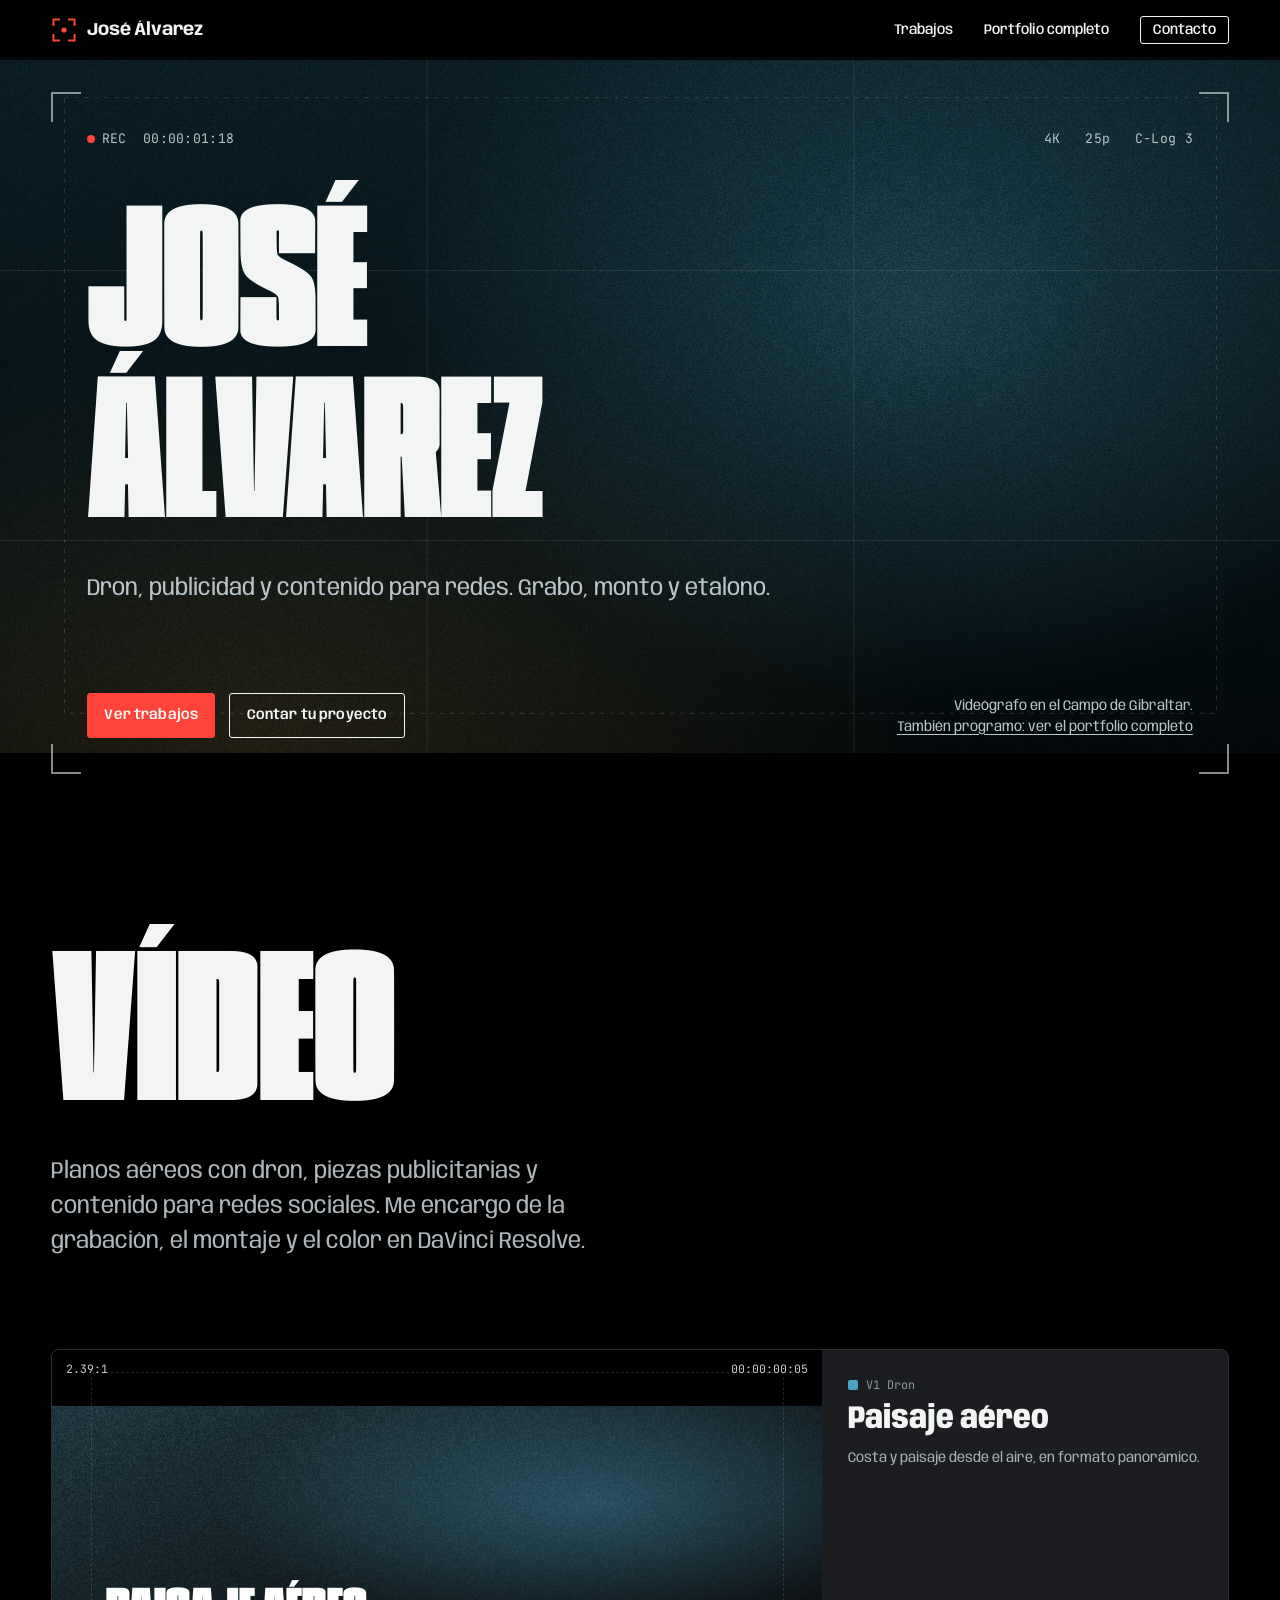
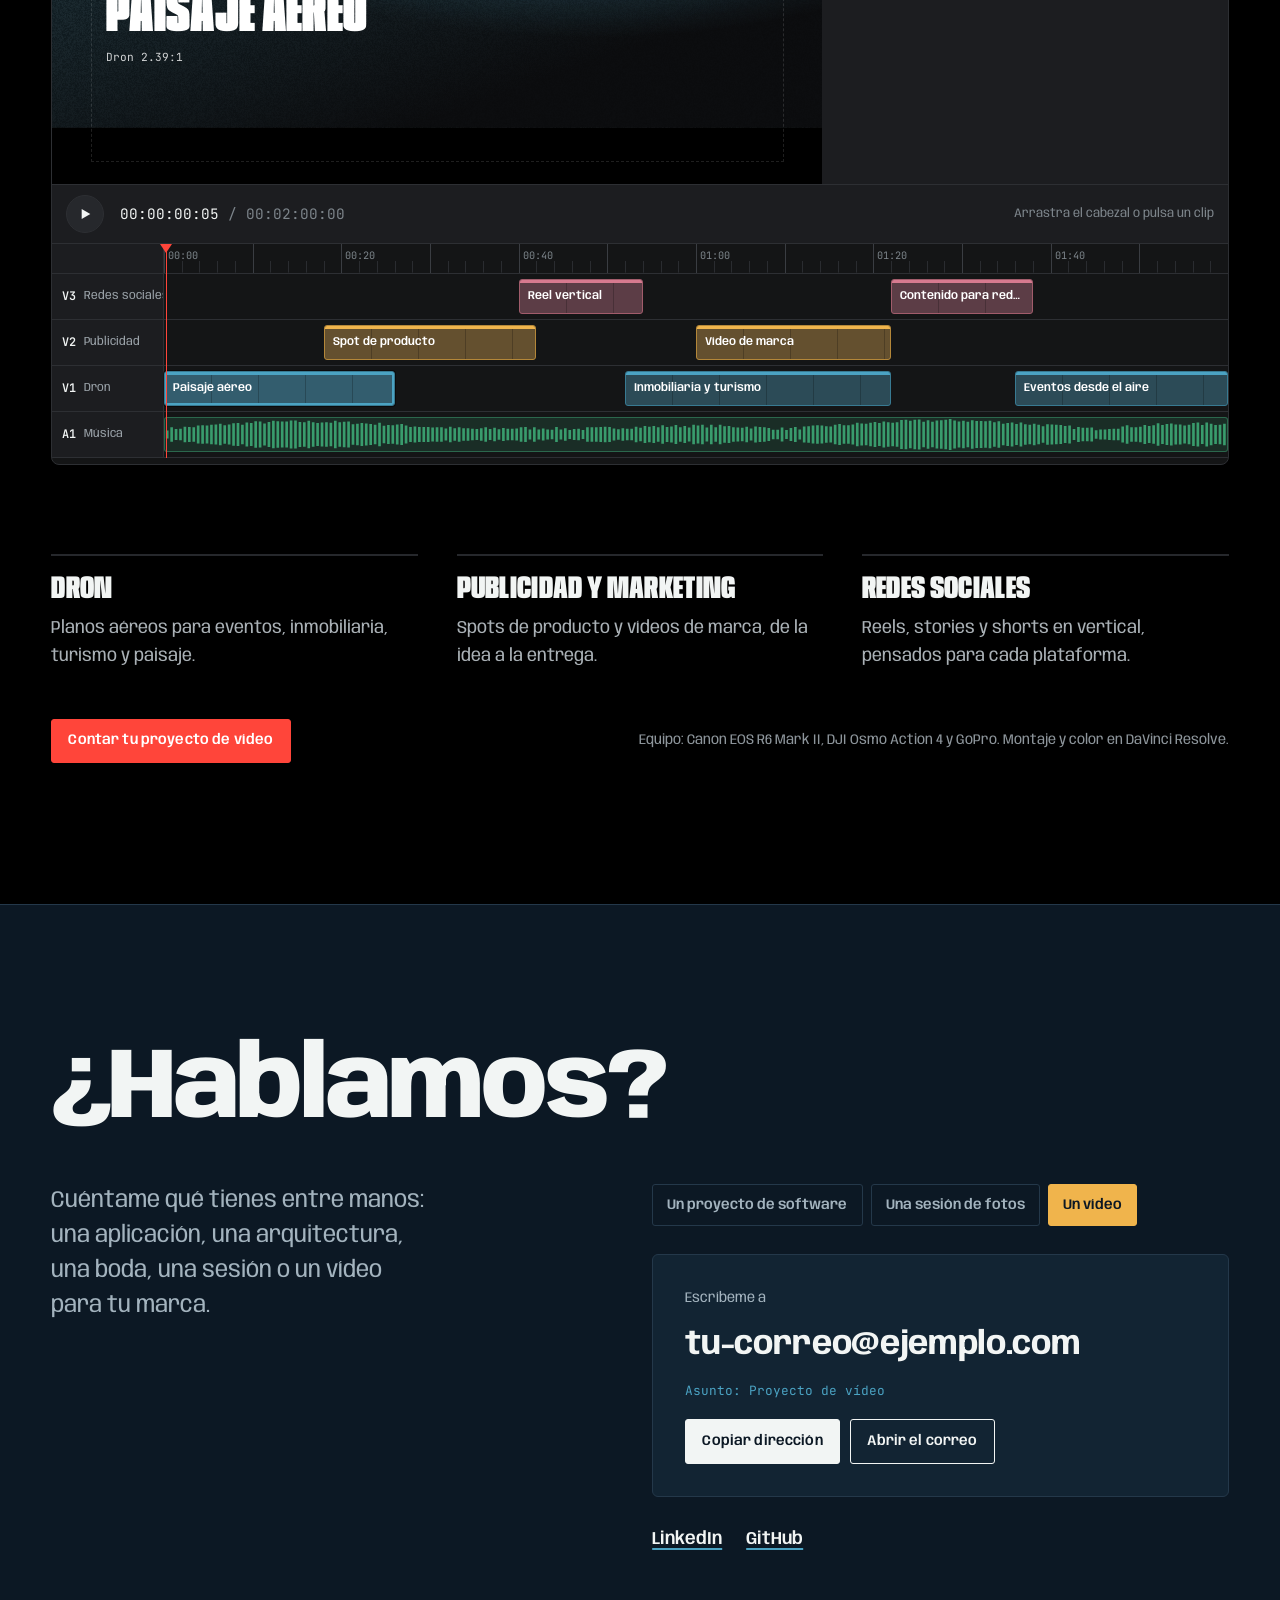
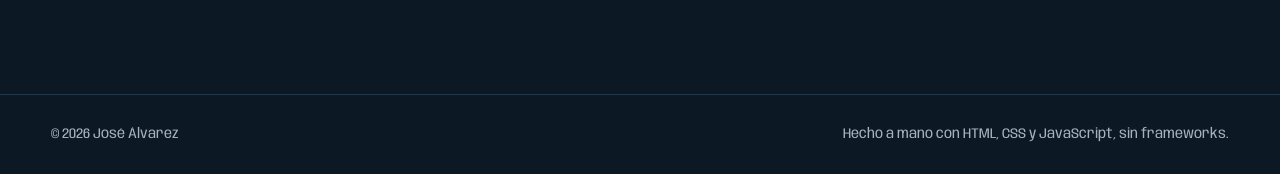
<file: video/index.html>
<!doctype html>
<html lang="es" data-zone="video">
<head>
  <meta charset="utf-8">
  <meta name="viewport" content="width=device-width, initial-scale=1, viewport-fit=cover">
  <title>José Álvarez · Vídeo</title>
  <meta name="description" content="José Álvarez, videógrafo en el Campo de Gibraltar. Dron, publicidad y contenido para redes sociales.">
  <meta name="theme-color" content="#000000">
  <meta property="og:type" content="website">
  <meta property="og:title" content="José Álvarez · Vídeo">
  <meta property="og:description" content="Código, fotografía y vídeo.">
  <link rel="icon" href="../assets/favicon.svg" type="image/svg+xml">
  <link rel="preconnect" href="https://fonts.googleapis.com">
  <link rel="preconnect" href="https://fonts.gstatic.com" crossorigin>
  <link rel="stylesheet" href="https://fonts.googleapis.com/css2?family=Anybody:wdth,wght@50..150,300..900&family=Bodoni+Moda:ital,opsz,wght@0,6..96,400..700;1,6..96,400..700&family=JetBrains+Mono:wght@400;600&display=swap">
  <link rel="stylesheet" href="../assets/css/styles.css">
</head>
<body data-page="video">
  <a class="skip" href="#main">Saltar al contenido</a>

  <header class="nav" id="nav">
    <div class="nav__inner">
      <a class="nav__brand" href="#top" aria-label="José Álvarez, ir al inicio">
        <svg class="nav__mark" viewBox="0 0 32 32" aria-hidden="true"><path d="M3 11V3h8M21 3h8v8M29 21v8h-8M11 29H3v-8" fill="none" stroke="currentColor" stroke-width="2.4"/><circle cx="16" cy="16" r="3.2" fill="currentColor"/></svg>
        <span class="nav__name" data-persona="nombre">José Álvarez</span>
      </a>
      <nav aria-label="Secciones">
        <ul class="nav__links">
          <li><a href="#video" data-nav="video">Trabajos</a></li>
          <li><a href="../">Portfolio completo</a></li>
          <li><a href="#contacto" data-nav="contacto" class="nav__cta">Contacto</a></li>
        </ul>
      </nav>
    </div>
  </header>

  <main id="main">
    <section class="hero" id="top" data-zone="hero" data-mode="video" aria-label="Presentación">
      <canvas class="hero__canvas" aria-hidden="true"></canvas>
      <div class="hero__scene" aria-hidden="true"></div>
      <div class="hero__grain" aria-hidden="true"></div>
      <div class="hero__bars" aria-hidden="true"><span></span><span></span></div>

      <div class="hero__frame">
        <span class="corner corner--tl" aria-hidden="true"></span>
        <span class="corner corner--tr" aria-hidden="true"></span>
        <span class="corner corner--bl" aria-hidden="true"></span>
        <span class="corner corner--br" aria-hidden="true"></span>

        <div class="readout" aria-hidden="true">
          <span class="readout__l" data-show="video"><i class="rec-dot"></i>REC&nbsp;&nbsp;<span id="heroTc">00:00:00:00</span></span>
          <span class="readout__r" data-show="video">4K&nbsp;&nbsp;&nbsp;25p&nbsp;&nbsp;&nbsp;C-Log 3</span>
        </div>

        <div class="hero__body">
          <h1 class="hero__name"><span class="hero__first">José</span><span class="hero__last">Álvarez</span></h1>
          <p class="hero__role">
            <span data-show="video">Dron, publicidad y contenido para redes. Grabo, monto y etalono.</span>
          </p>
        </div>

        <div class="hero__foot">
          <div class="hero__controls">
            <a class="btn btn--solid" id="heroGo" href="#video">Ver trabajos</a>
            <a class="btn btn--ghost" href="#contacto" data-intent="video">Contar tu proyecto</a>
          </div>
          <p class="hero__intro">Videógrafo en el Campo de Gibraltar.<br><a href="../">También programo: ver el portfolio completo</a></p>
        </div>
      </div>
    </section>

    <section class="zone zone--video" id="video" data-zone="video" aria-labelledby="video-title">
      <div class="wrap">
        <header class="zone__head zone__head--video">
          <h2 class="h-video" id="video-title">Vídeo</h2>
          <p class="lead" id="videoLead"></p>
        </header>

        <div class="editor">
          <div class="viewer">
            <div class="viewer__stage" id="stage">
              <div class="viewer__frame" id="viewerFrame">
                <div class="viewer__media" id="viewerMedia"></div>
              </div>
              <div class="viewer__safe" aria-hidden="true"></div>
              <div class="viewer__hud" aria-hidden="true">
                <span id="hudFormat">16:9</span>
                <span id="hudTc">00:00:00:00</span>
              </div>
            </div>
            <div class="viewer__meta" aria-live="polite">
              <div>
                <p class="viewer__track" id="metaTrack"></p>
                <h3 class="viewer__title" id="metaTitle"></h3>
                <p class="viewer__text" id="metaText"></p>
              </div>
              <div class="viewer__actions" id="metaActions"></div>
            </div>
          </div>

          <div class="transport">
            <button type="button" class="transport__play" id="playBtn" aria-label="Reproducir">
              <svg viewBox="0 0 24 24" aria-hidden="true" class="i-play"><path d="M7 4.5v15l13-7.5z" fill="currentColor"/></svg>
              <svg viewBox="0 0 24 24" aria-hidden="true" class="i-pause"><path d="M6 4h4.5v16H6zM13.5 4H18v16h-4.5z" fill="currentColor"/></svg>
            </button>
            <span class="transport__tc"><span id="tcNow">00:00:00:00</span> <span class="transport__total">/ <span id="tcTotal">00:02:00:00</span></span></span>
            <span class="transport__hint">Arrastra el cabezal o pulsa un clip</span>
          </div>

          <div class="tl-scroll">
            <div class="tl" id="tl" tabindex="0" role="slider" aria-label="Línea de tiempo" aria-valuemin="0" aria-valuemax="120" aria-valuenow="0" aria-valuetext="00:00:00:00">
              <div class="tl__row tl__row--ruler">
                <div class="tl__head"></div>
                <div class="tl__lane tl__ruler" id="ruler"></div>
              </div>
              <div id="tracks"></div>
              <div class="tl__row tl__row--audio">
                <div class="tl__head"><b>A1</b><span>Música</span></div>
                <div class="tl__lane"><div class="tl__audio" id="audioWave"></div></div>
              </div>
              <div class="tl__playhead" aria-hidden="true"></div>
            </div>
          </div>
        </div>

        <ul class="vservices" id="vservices"></ul>
        <div class="vfoot">
          <a class="btn btn--video" href="#contacto" data-intent="video">Contar tu proyecto de vídeo</a>
          <p class="gear" id="videoGear"></p>
        </div>
      </div>
    </section>

    <section class="zone zone--contacto" id="contacto" data-zone="contacto" aria-labelledby="contacto-title">
      <div class="wrap contact">
        <h2 class="h-code contact__title" id="contacto-title">¿Hablamos?</h2>
        <p class="lead contact__lead">Cuéntame qué tienes entre manos: una aplicación, una arquitectura, una boda, una sesión o un vídeo para tu marca.</p>

        <div class="contact__panel">
          <div class="intents" id="intents" role="radiogroup" aria-label="Qué necesitas"></div>
          <div class="mail">
            <p class="mail__label">Escríbeme a</p>
            <p class="mail__addr"><span id="mailAddr" data-persona="email"></span></p>
            <p class="mail__subject">Asunto: <span id="mailSubject"></span></p>
            <div class="mail__actions">
              <button type="button" class="btn" id="copyMail">Copiar dirección</button>
              <a class="btn btn--ghost" id="openMail" href="#">Abrir el correo</a>
            </div>
          </div>
          <ul class="social" id="social"></ul>
        </div>
      </div>
    </section>
  </main>

  <footer class="foot">
    <div class="wrap foot__inner">
      <p>© <span id="year">2026</span> <span data-persona="nombre">José Álvarez</span></p>
      <p>Hecho a mano con HTML, CSS y JavaScript, sin frameworks.</p>
    </div>
  </footer>

  <script src="../assets/js/data.js"></script>
  <script src="../assets/js/main.js"></script>
</body>
</html>
</file>
<file: assets/css/styles.css>
/* ==========================================================================
   José Álvarez — portfolio
   Concepto: un mismo visor con tres modos. Cada sección habla el idioma
   de su oficio: terminal (código), galería en papel (foto) y editor de
   vídeo (vídeo). Contenido alineado a la izquierda, ancho máximo 1280px.
   ========================================================================== */

:root {
  /* Color */
  --ink: #0C1824;          /* noche en el Estrecho: fondo de código */
  --ink-raised: #122433;
  --ink-line: #24384A;
  --fog: #A3B3BE;          /* texto secundario sobre ink */
  --paper: #ECEEEA;        /* blanco de galería: fondo de foto */
  --paper-raised: #F7F8F5;
  --graphite: #1A2329;     /* texto sobre papel */
  --graphite-soft: #55626A;
  --paper-line: #CBD2D0;
  --tide: #4BA3C3;         /* agua del Estrecho: acento sobre oscuro */
  --tide-deep: #1F5F7A;    /* acento sobre papel */
  --sun: #F0B44C;          /* levante: cursor, resaltados de código */
  --rose: #D77A8F;
  --af: #2F8F5B;           /* confirmación de enfoque */
  --film: #000000;         /* negro de cine */
  --rec: #FF453A;
  --white: #F2F5F4;
  --nle-bg: #141516;       /* paneles del editor de vídeo */
  --nle-panel: #1C1D20;
  --nle-line: #2D2F33;
  --nle-text: #C5CACF;

  /* Tipografía */
  --f-display: "Anybody", "Arial Narrow", "Helvetica Neue", Arial, sans-serif;
  --f-serif: "Bodoni Moda", "Bodoni 72", Didot, "Times New Roman", serif;
  --f-mono: "JetBrains Mono", ui-monospace, SFMono-Regular, Menlo, Consolas, monospace;

  --step--1: clamp(0.82rem, 0.79rem + 0.12vw, 0.9rem);
  --step-0: clamp(1rem, 0.96rem + 0.2vw, 1.1rem);
  --step-1: clamp(1.2rem, 1.1rem + 0.45vw, 1.45rem);
  --step-2: clamp(1.5rem, 1.3rem + 0.9vw, 2rem);
  --step-3: clamp(2rem, 1.6rem + 1.9vw, 3.1rem);
  --step-4: clamp(3rem, 1.9rem + 5.4vw, 7rem);

  /* Layout */
  --gutter: clamp(16px, 4vw, 56px);
  --maxw: 1280px;
  --nav-h: 60px;
  --ease: cubic-bezier(0.2, 0.7, 0.2, 1);

  color-scheme: dark;
}

/* ---------- Base ---------- */
*, *::before, *::after { box-sizing: border-box; }
html { scroll-behavior: smooth; scroll-padding-top: calc(var(--nav-h) + env(safe-area-inset-top, 0px)); -webkit-text-size-adjust: 100%; }
body {
  margin: 0;
  background: var(--ink);
  color: var(--white);
  font-family: var(--f-display);
  font-size: var(--step-0);
  line-height: 1.6;
  font-variation-settings: "wdth" 96;
  -webkit-font-smoothing: antialiased;
  overflow-x: hidden;
}
img { max-width: 100%; display: block; }
a { color: inherit; }
button { font: inherit; color: inherit; }
h1, h2, h3, h4 { text-wrap: balance; margin: 0; }
p { margin: 0; }
ul, ol { margin: 0; padding: 0; list-style: none; }
:focus-visible { outline: 2px solid var(--sun); outline-offset: 3px; border-radius: 2px; }
::selection { background: var(--sun); color: var(--ink); }

.skip {
  position: absolute; left: 12px; top: -60px; z-index: 100;
  background: var(--sun); color: var(--ink); padding: 8px 14px; border-radius: 4px; text-decoration: none;
}
.skip:focus { top: calc(12px + env(safe-area-inset-top, 0px)); }

.wrap { width: 100%; max-width: var(--maxw); margin-inline: auto; padding-inline: var(--gutter); }

/* ---------- Botones ---------- */
.btn {
  --btn-bg: var(--white); --btn-fg: var(--ink); --btn-line: var(--white);
  display: inline-flex; align-items: center; gap: 0.5em;
  padding: 0.7em 1.15em;
  border: 1.5px solid var(--btn-line); border-radius: 3px;
  background: var(--btn-bg); color: var(--btn-fg);
  font-weight: 600; font-size: var(--step--1); letter-spacing: 0.01em;
  text-decoration: none; cursor: pointer;
  transition: background-color 0.2s, color 0.2s, border-color 0.2s, transform 0.2s var(--ease);
}
.btn:hover { transform: translateY(-1px); }
.btn:active { transform: translateY(0); }
.btn--ghost { --btn-bg: transparent; --btn-fg: currentColor; --btn-line: currentColor; }
.btn--ghost:hover { --btn-bg: color-mix(in srgb, currentColor 10%, transparent); }

/* ---------- Navegación ---------- */
.nav {
  --nav-fg: var(--white);
  --nav-bg: rgba(12, 24, 36, 0.72);
  --nav-line: rgba(163, 179, 190, 0.14);
  --nav-accent: var(--sun);
  position: fixed; top: 0; left: 0; right: 0; z-index: 50;
  padding-top: env(safe-area-inset-top, 0px);
  color: var(--nav-fg);
  background: var(--nav-bg);
  border-bottom: 1px solid var(--nav-line);
  -webkit-backdrop-filter: blur(14px) saturate(1.3);
  backdrop-filter: blur(14px) saturate(1.3);
  transition: background-color 0.5s var(--ease), color 0.5s var(--ease), border-color 0.5s;
}
html[data-zone="foto"] .nav { --nav-fg: var(--graphite); --nav-bg: rgba(236, 238, 234, 0.8); --nav-line: rgba(26, 35, 41, 0.1); --nav-accent: var(--tide-deep); }
html[data-zone="video"] .nav { --nav-fg: var(--white); --nav-bg: rgba(0, 0, 0, 0.62); --nav-line: rgba(255, 255, 255, 0.08); --nav-accent: var(--rec); }

.nav__inner {
  display: flex; align-items: center; justify-content: space-between; gap: 16px;
  height: var(--nav-h); max-width: var(--maxw); margin-inline: auto; padding-inline: var(--gutter);
}
.nav__brand { display: inline-flex; align-items: center; gap: 10px; text-decoration: none; font-weight: 700; letter-spacing: -0.01em; }
.nav__mark { width: 26px; height: 26px; color: var(--nav-accent); transition: color 0.5s; flex: none; }
.nav__links { display: flex; align-items: center; gap: clamp(14px, 2.4vw, 32px); font-size: var(--step--1); }
.nav__links a { text-decoration: none; padding-block: 6px; position: relative; font-weight: 500; }
.nav__links a::after {
  content: ""; position: absolute; left: 0; right: 0; bottom: 0; height: 2px;
  background: var(--nav-accent); transform: scaleX(0); transform-origin: left; transition: transform 0.35s var(--ease);
}
.nav__links a:hover::after, .nav__links a.is-current::after { transform: scaleX(1); }
.nav__cta { border: 1.5px solid currentColor; border-radius: 3px; padding: 6px 12px !important; }
.nav__cta::after { display: none; }

@media (max-width: 560px) {
  .nav__name { display: none; }
  .nav__links { gap: 14px; }
  .nav__cta { padding: 5px 9px !important; }
}

/* ==========================================================================
   PORTADA
   ========================================================================== */
.hero {
  --hero-bg: var(--ink);
  --hero-fg: var(--white);
  --hero-soft: var(--fog);
  --hero-accent: var(--sun);
  --hero-on-accent: var(--ink);
  position: relative; isolation: isolate; overflow: hidden;
  min-height: clamp(580px, 90svh, 960px);
  display: flex;
  padding: calc(var(--nav-h) + env(safe-area-inset-top, 0px) + clamp(12px, 2.5vw, 32px)) var(--gutter) clamp(16px, 3vw, 36px);
  background: var(--hero-bg);
  color: var(--hero-fg);
  transition: background-color 0.7s var(--ease), color 0.7s var(--ease);
}
.hero[data-mode="foto"] { --hero-bg: var(--paper); --hero-fg: var(--graphite); --hero-soft: var(--graphite-soft); --hero-accent: var(--tide-deep); --hero-on-accent: var(--paper); }
.hero[data-mode="video"] { --hero-bg: #030708; --hero-fg: var(--white); --hero-soft: #B9C4C8; --hero-accent: var(--rec); --hero-on-accent: var(--white); }

.hero__canvas { position: absolute; inset: 0; z-index: -1; width: 100%; height: 100%; }
.hero__scene {
  position: absolute; inset: 0; z-index: -2; opacity: 0;
  background:
    radial-gradient(60% 70% at 72% 38%, rgba(75, 163, 195, 0.28), transparent 70%),
    radial-gradient(90% 80% at 20% 90%, rgba(240, 180, 76, 0.12), transparent 60%),
    linear-gradient(180deg, #0A1E26 0%, #030708 100%);
  transition: opacity 0.8s var(--ease);
}
.hero[data-mode="video"] .hero__scene { opacity: 1; }
.hero__grain {
  position: absolute; inset: -50%; z-index: 1; pointer-events: none; opacity: 0;
  background-image: var(--noise, none);
  mix-blend-mode: overlay;
  transition: opacity 0.6s;
}
.hero[data-mode="video"] .hero__grain { opacity: 0.35; animation: grain 0.6s steps(6) infinite; }
@keyframes grain {
  0% { transform: translate(0, 0); } 20% { transform: translate(-4%, 3%); } 40% { transform: translate(3%, -5%); }
  60% { transform: translate(-6%, -2%); } 80% { transform: translate(5%, 4%); } 100% { transform: translate(0, 0); }
}
.hero__bars span {
  position: absolute; left: 0; right: 0; height: 0; z-index: 2; background: var(--film);
  transition: height 0.8s var(--ease);
}
.hero__bars span:first-child { top: 0; }
.hero__bars span:last-child { bottom: 0; }
.hero[data-mode="video"] .hero__bars span { height: 7%; }

.hero__frame {
  position: relative; z-index: 3;
  width: 100%; max-width: var(--maxw); margin-inline: auto;
  display: grid; grid-template-rows: auto 1fr auto; gap: clamp(20px, 4vw, 40px);
  padding: clamp(18px, 3vw, 36px);
}
.corner { position: absolute; width: clamp(18px, 2.4vw, 30px); height: clamp(18px, 2.4vw, 30px); border: 0 solid currentColor; opacity: 0.55; transition: opacity 0.5s; }
.corner--tl { top: 0; left: 0; border-top-width: 2px; border-left-width: 2px; }
.corner--tr { top: 0; right: 0; border-top-width: 2px; border-right-width: 2px; }
.corner--bl { bottom: 0; left: 0; border-bottom-width: 2px; border-left-width: 2px; }
.corner--br { bottom: 0; right: 0; border-bottom-width: 2px; border-right-width: 2px; }

.readout {
  display: flex; justify-content: space-between; gap: 16px; flex-wrap: wrap;
  font-family: var(--f-mono); font-size: clamp(0.7rem, 0.66rem + 0.2vw, 0.82rem);
  color: var(--hero-soft); font-variant-numeric: tabular-nums; letter-spacing: 0.02em;
}
.readout__r { margin-left: auto; text-align: right; }
.rec-dot { display: inline-block; width: 0.62em; height: 0.62em; border-radius: 50%; background: var(--rec); margin-right: 0.5em; vertical-align: 0.02em; animation: rec 1s steps(1) infinite; }
@keyframes rec { 50% { opacity: 0.15; } }

/* elementos que solo se ven en un modo */
.hero [data-show] { display: none; }
.hero[data-mode="codigo"] [data-show="codigo"],
.hero[data-mode="foto"] [data-show="foto"],
.hero[data-mode="video"] [data-show="video"] { display: inline; animation: appear 0.5s var(--ease) both; }
.hero__role [data-show] { max-width: 44ch; }
@keyframes appear { from { opacity: 0; transform: translateY(4px); } to { opacity: 1; transform: none; } }

.hero__body { align-self: center; display: grid; gap: clamp(16px, 2.5vw, 28px); min-width: 0; }
.hero__name {
  font-family: var(--f-display);
  font-weight: 800;
  font-variation-settings: "wdth" 100;
  font-size: clamp(3.3rem, 1rem + 11vw, 11rem);
  line-height: 0.86;
  letter-spacing: -0.035em;
  transition: font-variation-settings 0.9s var(--ease), font-weight 0.9s var(--ease), font-size 0.9s var(--ease),
              letter-spacing 0.9s var(--ease), filter 0.28s ease, opacity 0.28s ease;
}
.hero__name span { display: block; }
.hero[data-mode="codigo"] .hero__last::after {
  content: ""; display: inline-block; width: 0.38em; height: 0.72em; margin-left: 0.06em;
  background: var(--sun); vertical-align: baseline; animation: caret 1.05s steps(1) infinite;
}
@keyframes caret { 50% { opacity: 0; } }
.hero[data-mode="foto"] .hero__name {
  font-family: var(--f-serif); font-style: italic; font-weight: 500;
  font-variation-settings: normal; letter-spacing: -0.025em; line-height: 0.95;
  font-size: clamp(3.2rem, 1rem + 10.5vw, 10.5rem);
}
.hero[data-mode="foto"] .hero__last { padding-left: 0.6em; }
.hero[data-mode="video"] .hero__name {
  font-weight: 900; font-variation-settings: "wdth" 50; text-transform: uppercase;
  letter-spacing: -0.005em; line-height: 0.82;
  font-size: clamp(4rem, 1rem + 15vw, 15rem);
}
.hero__name.is-pulling { filter: blur(18px); opacity: 0.2; }

.hero__role { font-size: var(--step-1); line-height: 1.4; color: var(--hero-soft); min-height: 2.8em; }

.hero__foot { display: flex; flex-wrap: wrap; align-items: flex-end; justify-content: space-between; gap: 20px; }
.hero__controls { display: flex; flex-wrap: wrap; align-items: center; gap: 14px; }
.hero__intro { font-size: var(--step--1); color: var(--hero-soft); text-align: right; line-height: 1.5; }

.dial {
  --i: 0;
  position: relative; display: grid; grid-template-columns: repeat(3, 1fr);
  border: 1.5px solid color-mix(in srgb, currentColor 45%, transparent); border-radius: 3px; padding: 3px;
}
.dial button {
  position: relative; z-index: 1; border: 0; background: none; cursor: pointer;
  padding: 0.55em 1.05em; font-size: var(--step--1); font-weight: 600; color: var(--hero-fg);
  transition: color 0.4s var(--ease);
}
.dial button[aria-checked="true"] { color: var(--hero-on-accent); }
.dial__thumb {
  position: absolute; top: 3px; bottom: 3px; left: 3px; width: calc((100% - 6px) / 3);
  background: var(--hero-accent); border-radius: 2px;
  transform: translateX(calc(var(--i) * 100%));
  transition: transform 0.5s var(--ease), background-color 0.5s var(--ease);
}

@media (max-width: 640px) {
  .hero__foot { flex-direction: column; align-items: flex-start; }
  .hero__intro { text-align: left; }
  .hero[data-mode="foto"] .hero__last { padding-left: 0.3em; }
}

/* ==========================================================================
   SECCIONES
   ========================================================================== */
.zone { position: relative; padding-block: clamp(80px, 11vw, 168px); }
.zone__head { display: grid; gap: clamp(18px, 2.5vw, 28px); margin-bottom: clamp(48px, 7vw, 96px); }
.lead { font-size: var(--step-1); line-height: 1.5; max-width: 52ch; }
.h-sub { font-size: var(--step-2); font-weight: 700; letter-spacing: -0.015em; line-height: 1.1; }

/* ---------- Código ---------- */
.zone--codigo { background: var(--ink); color: var(--white); }
.zone--codigo .lead { color: var(--fog); }
.h-code { font-size: var(--step-4); font-weight: 800; letter-spacing: -0.04em; line-height: 0.88; }

.code-grid { display: grid; grid-template-columns: minmax(0, 1.05fr) minmax(0, 0.95fr); gap: clamp(40px, 6vw, 96px); align-items: start; }
.code-grid__main { display: grid; gap: 28px; min-width: 0; }
.code-grid__side { position: sticky; top: calc(var(--nav-h) + env(safe-area-inset-top, 0px) + 24px); display: grid; gap: 14px; min-width: 0; }

.caps { display: grid; gap: 0; margin: 0; }
.cap { display: grid; gap: 6px; padding-block: 20px; border-top: 1px solid var(--ink-line); }
.cap:last-child { border-bottom: 1px solid var(--ink-line); }
.cap dt { font-size: var(--step-1); font-weight: 700; letter-spacing: -0.01em; }
.cap dd { margin: 0; color: var(--fog); max-width: 58ch; }
.cap dd.cap__tags { font-family: var(--f-mono); font-size: 0.78rem; color: var(--tide); word-spacing: 0.5em; }

.term {
  background: #07111A; border: 1px solid var(--ink-line); border-radius: 10px; overflow: hidden;
  font-family: var(--f-mono); font-size: 0.84rem; line-height: 1.6;
  box-shadow: 0 40px 80px -40px rgba(0, 0, 0, 0.7);
}
.term__bar { display: flex; align-items: center; gap: 12px; padding: 10px 14px; border-bottom: 1px solid var(--ink-line); color: var(--fog); font-size: 0.76rem; }
.term__lights { display: inline-flex; gap: 6px; }
.term__lights i { width: 10px; height: 10px; border-radius: 50%; background: var(--ink-line); }
.term__lights i:first-child { background: var(--rec); opacity: 0.8; }
.term__lights i:nth-child(2) { background: var(--sun); opacity: 0.8; }
.term__lights i:nth-child(3) { background: var(--af); opacity: 0.9; }
.term__out { height: clamp(300px, 46vh, 420px); overflow-y: auto; padding: 14px 16px; white-space: pre-wrap; overflow-wrap: anywhere; color: var(--white); }
.term__out > div + div { margin-top: 0.35em; }
.term__out a { color: var(--tide); }
.term__in { display: flex; align-items: center; gap: 10px; padding: 10px 16px 12px; border-top: 1px solid var(--ink-line); }
.term__in:focus-within { box-shadow: inset 0 0 0 1px var(--sun); }
.term__in input {
  flex: 1; min-width: 0; background: transparent; border: 0; outline: none;
  color: var(--white); font: inherit; caret-color: var(--sun);
}
.term__in input::placeholder { color: #5D7282; }
.t-prompt { color: var(--sun); }
.t-k { color: var(--tide); }
.t-sun { color: var(--sun); }
.t-muted { color: var(--fog); }
.t-err { color: var(--rec); }
.term__chips { display: flex; flex-wrap: wrap; gap: 8px; }
.term__chips button {
  font-family: var(--f-mono); font-size: 0.76rem; padding: 5px 10px; cursor: pointer;
  background: transparent; color: var(--fog); border: 1px solid var(--ink-line); border-radius: 3px;
  transition: color 0.2s, border-color 0.2s;
}
.term__chips button:hover { color: var(--sun); border-color: var(--sun); }

.trail { margin-top: clamp(80px, 10vw, 140px); display: grid; grid-template-columns: minmax(0, 0.8fr) minmax(0, 2fr); gap: clamp(28px, 5vw, 80px); }
.trail > .h-sub { grid-row: span 2; }
.timeline { display: grid; gap: 0; counter-reset: none; }
.timeline li {
  display: grid; grid-template-columns: 8.5em minmax(0, 1fr); gap: 20px;
  padding-block: 22px; border-top: 1px solid var(--ink-line);
}
.timeline .tl-when { font-family: var(--f-mono); font-size: 0.82rem; color: var(--sun); padding-top: 0.3em; font-variant-numeric: tabular-nums; white-space: nowrap; }
.timeline h4 { font-size: var(--step-1); font-weight: 700; letter-spacing: -0.01em; }
.timeline .tl-role { color: var(--white); opacity: 0.85; font-weight: 500; }
.timeline .tl-text { color: var(--fog); margin-top: 6px; max-width: 62ch; }
.study { padding-top: 22px; border-top: 1px solid var(--ink-line); display: grid; grid-template-columns: 8.5em minmax(0, 1fr); gap: 20px; }
.study__title { font-family: var(--f-mono); font-size: 0.82rem; font-weight: 400; color: var(--sun); padding-top: 0.2em; }
.study__list { display: grid; gap: 6px; color: var(--fog); }
.study__list b { color: var(--white); font-weight: 600; }

.sdd { margin-top: clamp(80px, 10vw, 140px); display: grid; gap: clamp(28px, 4vw, 48px); }
.sdd__intro { display: grid; grid-template-columns: minmax(0, 0.8fr) minmax(0, 2fr); gap: clamp(28px, 5vw, 80px); align-items: start; }
.sdd__intro p { color: var(--fog); font-size: var(--step-1); line-height: 1.5; max-width: 54ch; }
.pipeline { position: relative; display: grid; grid-template-columns: repeat(6, minmax(0, 1fr)); gap: 0; }
.pipeline li { position: relative; display: grid; align-content: start; gap: 8px; padding: 22px 18px 0 0; }
.pipeline li::before { content: ""; position: absolute; top: 0; left: 0; right: 0; height: 2px; background: var(--ink-line); }
.pipeline li::after { content: ""; position: absolute; top: -4px; left: 0; width: 10px; height: 10px; border-radius: 50%; background: var(--ink); border: 2px solid var(--tide); }
.pipeline li:last-child::after { background: var(--tide); }
.pipeline .p-n { font-family: var(--f-mono); font-size: 0.78rem; color: var(--tide); }
.pipeline h4 { font-size: var(--step-0); font-weight: 700; }
.pipeline p { color: var(--fog); font-size: var(--step--1); line-height: 1.5; }
.pipeline .p-token {
  position: absolute; top: -4px; left: 0; width: 10px; height: 10px; border-radius: 50%; background: var(--sun);
  box-shadow: 0 0 0 4px rgba(240, 180, 76, 0.2); z-index: 1; pointer-events: none;
}

@media (max-width: 980px) {
  .code-grid { grid-template-columns: minmax(0, 1fr); }
  .code-grid__side { position: static; }
  .trail, .sdd__intro { grid-template-columns: minmax(0, 1fr); }
  .trail > .h-sub { grid-row: auto; }
  .pipeline { grid-template-columns: repeat(3, minmax(0, 1fr)); row-gap: 32px; }
}
@media (max-width: 560px) {
  .timeline li, .study { grid-template-columns: minmax(0, 1fr); gap: 4px; }
  .pipeline { grid-template-columns: minmax(0, 1fr); row-gap: 0; }
  .pipeline li { padding: 0 0 26px 28px; }
  .pipeline li::before { top: 0; bottom: 0; left: 4px; right: auto; width: 2px; height: auto; }
  .pipeline li::after { top: 2px; left: 0; }
  .pipeline li:last-child::before { display: none; }
  .pipeline .p-token { display: none; }
}

/* ---------- Fotografía ---------- */
.zone--foto { background: var(--paper); color: var(--graphite); }
.zone--foto :focus-visible { outline-color: var(--tide-deep); }
.zone--foto ::selection { background: var(--tide-deep); color: var(--paper); }
.zone__head--foto { grid-template-columns: minmax(0, 1.2fr) minmax(0, 1fr); align-items: end; }
.zone__head--foto .lead { color: var(--graphite-soft); }
.h-foto { font-family: var(--f-serif); font-style: italic; font-weight: 500; font-size: var(--step-4); letter-spacing: -0.03em; line-height: 0.95; }
@media (max-width: 760px) { .zone__head--foto { grid-template-columns: minmax(0, 1fr); } }

.filters { display: flex; flex-wrap: wrap; gap: 6px 22px; margin-bottom: clamp(24px, 3vw, 36px); }
.filters button {
  border: 0; background: none; cursor: pointer; padding: 6px 0; position: relative;
  font-size: var(--step-0); font-weight: 500; color: var(--graphite-soft);
  transition: color 0.2s;
}
.filters button sup { font-family: var(--f-mono); font-size: 0.66em; margin-left: 3px; vertical-align: 0.6em; }
.filters button::after { content: ""; position: absolute; left: 0; right: 0; bottom: 0; height: 2px; background: var(--tide-deep); transform: scaleX(0); transform-origin: left; transition: transform 0.3s var(--ease); }
.filters button:hover { color: var(--graphite); }
.filters button[aria-pressed="true"] { color: var(--graphite); }
.filters button[aria-pressed="true"]::after { transform: scaleX(1); }

.gallery { columns: 3; column-gap: clamp(10px, 1.4vw, 18px); transition: opacity 0.18s; }
.gallery.is-filtering { opacity: 0; }
@media (max-width: 980px) { .gallery { columns: 2; } }
@media (max-width: 420px) { .gallery { column-gap: 8px; } }
.shot { break-inside: avoid; margin: 0 0 clamp(10px, 1.4vw, 18px); position: relative; overflow: hidden; border-radius: 2px; background: var(--paper-line); }
@media (max-width: 420px) { .shot { margin-bottom: 8px; } }
.shot__btn { display: block; width: 100%; padding: 0; border: 0; background: none; cursor: zoom-in; }
.shot__btn:focus-visible { outline: 3px solid var(--tide-deep); outline-offset: -3px; }
.shot img, .shot .ph { width: 100%; aspect-ratio: var(--r, 3/2); max-width: 100%; object-fit: cover; transition: transform 0.6s var(--ease); }
.shot:hover img, .shot:hover .ph { transform: scale(1.025); }
.shot figcaption {
  position: absolute; left: 0; right: 0; bottom: 0; padding: 32px 12px 10px;
  display: flex; justify-content: space-between; gap: 10px; flex-wrap: wrap;
  background: linear-gradient(transparent, rgba(10, 14, 16, 0.6));
  color: #fff; font-size: 0.8rem; pointer-events: none;
  opacity: 0; transform: translateY(6px); transition: opacity 0.3s, transform 0.3s var(--ease);
}
.shot figcaption .exif { font-family: var(--f-mono); font-size: 0.7rem; opacity: 0.85; white-space: pre; }
.shot:hover figcaption, .shot:focus-within figcaption { opacity: 1; transform: none; }
.shot::after { content: ""; position: absolute; inset: 0; background: #fff; opacity: 0; pointer-events: none; }
.shot.is-shutter::after { animation: shutter 0.22s ease-out; }
@keyframes shutter { 0% { opacity: 0.85; } 100% { opacity: 0; } }
@media (hover: none) { .shot figcaption { opacity: 1; transform: none; } .shot figcaption .exif { display: none; } }

/* huecos de foto mientras no hay imagen */
.ph {
  position: relative; display: grid; place-items: center; overflow: hidden;
  color: rgba(255, 255, 255, 0.92);
  background-color: #9AA5A8;
}
.ph::before {
  content: ""; position: absolute; inset: 0;
  background: radial-gradient(32% 26% at 70% 30%, rgba(255, 255, 255, 0.45), transparent 70%),
              radial-gradient(14% 10% at 22% 72%, rgba(255, 255, 255, 0.25), transparent 70%),
              radial-gradient(9% 7% at 82% 78%, rgba(255, 255, 255, 0.2), transparent 70%);
}
.ph__word { position: relative; font-family: var(--f-serif); font-style: italic; font-size: clamp(1.3rem, 2.4vw, 2.1rem); text-shadow: 0 1px 12px rgba(0, 0, 0, 0.15); }
.ph__file { position: absolute; left: 10px; top: 8px; font-family: var(--f-mono); font-size: 0.66rem; opacity: 0.8; }
.ph--bodas { background: linear-gradient(160deg, #EADBC6 0%, #C9A27E 55%, #7E5E46 100%); }
.ph--premama { background: linear-gradient(170deg, #F2DED8 0%, #D6A49C 55%, #9B6E6E 100%); }
.ph--bautizos { background: linear-gradient(170deg, #F2F5F6 0%, #CFDDE6 50%, #94AEBE 100%); color: #31424D; }
.ph--retrato { background: linear-gradient(160deg, #66717A 0%, #2E363D 60%, #14181B 100%); }
.ph--naturaleza { background: linear-gradient(165deg, #B7C9A3 0%, #5E7F4F 55%, #2E4630 100%); }
.ph--viajes { background: linear-gradient(165deg, #A6D3DA 0%, #4B9DB2 45%, #D9A86F 100%); }

/* retícula de enfoque que sigue al ratón en la galería */
.reticle {
  position: fixed; left: 0; top: 0; z-index: 60; pointer-events: none;
  width: 64px; height: 44px; margin: -22px 0 0 -32px; color: var(--tide-deep);
  opacity: 0; transition: opacity 0.2s, width 0.25s var(--ease), height 0.25s var(--ease), margin 0.25s var(--ease), color 0.2s;
}
.reticle.is-on { opacity: 1; }
.reticle.is-locked { width: 40px; height: 40px; margin: -20px 0 0 -20px; color: var(--af); }
.reticle i { position: absolute; width: 10px; height: 10px; border: 0 solid currentColor; }
.reticle i:nth-child(1) { top: 0; left: 0; border-top-width: 2px; border-left-width: 2px; }
.reticle i:nth-child(2) { top: 0; right: 0; border-top-width: 2px; border-right-width: 2px; }
.reticle i:nth-child(3) { bottom: 0; left: 0; border-bottom-width: 2px; border-left-width: 2px; }
.reticle i:nth-child(4) { bottom: 0; right: 0; border-bottom-width: 2px; border-right-width: 2px; }
.reticle b { position: absolute; left: 50%; top: 50%; width: 4px; height: 4px; margin: -2px 0 0 -2px; border-radius: 50%; background: currentColor; }
.gallery.has-reticle, .gallery.has-reticle .shot__btn { cursor: none; }

.sessions { margin-top: clamp(80px, 10vw, 140px); display: grid; grid-template-columns: minmax(0, 0.8fr) minmax(0, 2fr); gap: clamp(28px, 5vw, 80px); }
.h-sub--foto { font-family: var(--f-serif); font-style: italic; font-weight: 500; font-size: var(--step-3); letter-spacing: -0.02em; }
.sessions__list { display: grid; }
.sessions__list li { display: grid; grid-template-columns: minmax(0, 1fr) minmax(0, 1.3fr); gap: 20px; align-items: baseline; padding-block: 20px; border-top: 1px solid var(--paper-line); }
.sessions__list li:last-child { border-bottom: 1px solid var(--paper-line); }
.sessions__list h4 { font-family: var(--f-serif); font-style: italic; font-weight: 500; font-size: var(--step-2); letter-spacing: -0.01em; line-height: 1.1; }
.sessions__list p { color: var(--graphite-soft); }
.sessions__foot { grid-column: 2; display: flex; flex-wrap: wrap; align-items: center; justify-content: space-between; gap: 16px 28px; }
.btn--foto { --btn-bg: var(--graphite); --btn-fg: var(--paper); --btn-line: var(--graphite); }
.btn--foto:hover { --btn-bg: var(--tide-deep); --btn-line: var(--tide-deep); }
.gear { font-size: var(--step--1); color: var(--graphite-soft); }
@media (max-width: 760px) {
  .sessions { grid-template-columns: minmax(0, 1fr); }
  .sessions__foot { grid-column: auto; }
  .sessions__list li { grid-template-columns: minmax(0, 1fr); gap: 4px; }
}

/* lightbox */
.lightbox {
  width: min(100vw - 24px, 1200px); max-width: none; max-height: calc(100svh - 24px);
  padding: 0; border: 0; border-radius: 4px; overflow: hidden;
  background: #0E1113; color: var(--white);
}
.lightbox::backdrop { background: rgba(8, 10, 11, 0.88); -webkit-backdrop-filter: blur(6px); backdrop-filter: blur(6px); }
.lightbox[open] { display: grid; grid-template-rows: minmax(0, 1fr) auto; animation: lbIn 0.3s var(--ease); }
@keyframes lbIn { from { opacity: 0; transform: scale(0.98); } to { opacity: 1; transform: none; } }
.lightbox__media { display: grid; place-items: center; min-height: 0; background: #000; }
.lightbox__media img, .lightbox__media .ph { max-height: calc(100svh - 110px); width: auto; max-width: 100%; object-fit: contain; }
.lightbox__media .ph { width: min(100%, calc((100svh - 110px) * var(--rn, 1.5))); aspect-ratio: var(--r, 3/2); }
.lightbox__bar { display: flex; align-items: center; justify-content: space-between; gap: 16px; padding: 12px 16px; flex-wrap: wrap; }
.lightbox__cap { font-family: var(--f-serif); font-style: italic; font-size: var(--step-1); }
.lightbox__exif { font-family: var(--f-mono); font-style: normal; font-size: 0.74rem; color: #9AA4A9; margin-left: 10px; white-space: pre; }
.lightbox__nav { display: flex; align-items: center; gap: 6px; }
.lightbox__link { color: var(--white); font-size: var(--step--1); margin-right: 10px; text-underline-offset: 3px; }
.lightbox__nav button { width: 40px; height: 40px; display: grid; place-items: center; border: 1px solid #2A3033; border-radius: 3px; background: none; cursor: pointer; }
.lightbox__nav button:hover { border-color: var(--white); }
.lightbox__nav svg { width: 18px; height: 18px; }

/* ---------- Vídeo ---------- */
.zone--video { background: var(--film); color: var(--white); }
.zone--video :focus-visible { outline-color: var(--rec); }
.zone__head--video .lead { color: #AEB6BB; }
.h-video {
  font-weight: 900; font-variation-settings: "wdth" 50; text-transform: uppercase;
  font-size: clamp(4.4rem, 1rem + 16vw, 15rem); line-height: 0.8; letter-spacing: 0;
}

.editor { background: var(--nle-bg); border: 1px solid var(--nle-line); border-radius: 8px; overflow: hidden; color: var(--nle-text); }
.viewer { display: grid; grid-template-columns: minmax(0, 1.9fr) minmax(0, 1fr); border-bottom: 1px solid var(--nle-line); }
.viewer__stage { position: relative; aspect-ratio: 16 / 9; background: #000; overflow: hidden; max-width: 100%; }
.viewer__frame {
  position: absolute; left: 50%; top: 50%; width: 100%; height: 100%;
  transform: translate(-50%, -50%);
  transition: width 0.6s var(--ease), height 0.6s var(--ease);
  overflow: hidden;
}
.viewer__media { position: absolute; inset: 0; }
.viewer__media img, .viewer__media iframe { width: 100%; height: 100%; object-fit: cover; border: 0; display: block; }
.viewer__safe { position: absolute; inset: 5%; border: 1px dashed rgba(255, 255, 255, 0.12); pointer-events: none; }
.viewer__hud {
  position: absolute; left: 0; right: 0; top: 0; display: flex; justify-content: space-between; padding: 10px 14px;
  font-family: var(--f-mono); font-size: 0.72rem; color: rgba(255, 255, 255, 0.8); pointer-events: none; font-variant-numeric: tabular-nums;
  text-shadow: 0 1px 2px rgba(0, 0, 0, 0.6);
}
.clipph {
  position: absolute; inset: 0; display: grid; align-content: end; padding: 7% 7% 8%;
  background: var(--clip-bg); color: #fff;
}
.clipph::after { content: ""; position: absolute; inset: -50%; background-image: var(--noise, none); opacity: 0.18; mix-blend-mode: overlay; pointer-events: none; }
.clipph__title {
  position: relative; font-weight: 900; font-variation-settings: "wdth" 50; text-transform: uppercase;
  font-size: clamp(1.6rem, 5vw, 4.4rem); line-height: 0.85; letter-spacing: 0.005em;
}
.clipph__sub { position: relative; font-family: var(--f-mono); font-size: 0.7rem; opacity: 0.8; margin-top: 8px; }
.clip-play {
  position: absolute; left: 50%; top: 50%; transform: translate(-50%, -50%); z-index: 2;
  width: 64px; height: 64px; border-radius: 50%; border: 0; cursor: pointer;
  background: rgba(255, 255, 255, 0.92); color: #000; display: grid; place-items: center;
}
.clip-play svg { width: 26px; height: 26px; margin-left: 4px; }

.viewer__meta { display: flex; flex-direction: column; justify-content: space-between; gap: 18px; padding: clamp(16px, 2vw, 26px); background: var(--nle-panel); min-width: 0; }
.viewer__track { font-family: var(--f-mono); font-size: 0.74rem; color: #8D959B; display: flex; align-items: center; gap: 8px; }
.viewer__track i { width: 10px; height: 10px; border-radius: 2px; background: var(--tc, #888); }
.viewer__title { font-size: var(--step-2); font-weight: 800; font-variation-settings: "wdth" 80; color: var(--white); margin-top: 8px; line-height: 1.05; }
.viewer__text { margin-top: 10px; color: #A9B0B5; font-size: var(--step--1); }
.viewer__actions a { color: var(--white); font-size: var(--step--1); }

.transport { display: flex; align-items: center; gap: 16px; padding: 10px 14px; border-bottom: 1px solid var(--nle-line); background: var(--nle-panel); flex-wrap: wrap; }
.transport__play { width: 38px; height: 38px; display: grid; place-items: center; border-radius: 50%; border: 1px solid var(--nle-line); background: #26282C; cursor: pointer; color: var(--white); }
.transport__play:hover { background: #303236; }
.transport__play svg { width: 16px; height: 16px; }
.transport__play .i-pause { display: none; }
.transport__play.is-playing .i-play { display: none; }
.transport__play.is-playing .i-pause { display: block; }
.transport__tc { font-family: var(--f-mono); font-size: 0.9rem; color: var(--white); font-variant-numeric: tabular-nums; }
.transport__total { color: #7D858B; }
.transport__hint { margin-left: auto; font-size: 0.78rem; color: #7D858B; }
@media (max-width: 560px) { .transport__hint { display: none; } }

.tl-scroll { overflow-x: auto; overscroll-behavior-x: contain; }
.tl { --p: 0; --head: 112px; position: relative; min-width: 620px; user-select: none; touch-action: pan-y; padding-bottom: 6px; }
.tl:focus-visible { outline: 2px solid var(--rec); outline-offset: -2px; }
.tl__row { display: grid; grid-template-columns: var(--head) minmax(0, 1fr); }
.tl__head {
  display: flex; align-items: center; gap: 8px; padding: 0 10px; font-size: 0.74rem; color: #9AA2A8;
  background: var(--nle-panel); border-right: 1px solid var(--nle-line); border-bottom: 1px solid var(--nle-line);
  white-space: nowrap; overflow: hidden;
}
.tl__head b { font-family: var(--f-mono); color: var(--white); font-weight: 600; }
.tl__lane { position: relative; height: 46px; border-bottom: 1px solid var(--nle-line); cursor: crosshair; }
.tl__row--ruler .tl__lane { height: 30px; }
.tl__ruler {
  background:
    repeating-linear-gradient(90deg, #3A3D42 0 1px, transparent 1px calc(100% / 12)),
    repeating-linear-gradient(90deg, #2A2C30 0 1px, transparent 1px calc(100% / 60));
  background-size: 100% 100%, 100% 40%;
  background-repeat: no-repeat;
  background-position: 0 0, 0 100%;
}
.tl__ruler span { position: absolute; top: 4px; transform: translateX(4px); font-family: var(--f-mono); font-size: 0.64rem; color: #7D858B; font-variant-numeric: tabular-nums; pointer-events: none; }
.clip {
  position: absolute; top: 5px; bottom: 5px; left: calc(var(--s) * 100%); width: calc(var(--d) * 100%);
  border-radius: 3px; border: 1px solid color-mix(in srgb, var(--c) 75%, #000);
  background:
    repeating-linear-gradient(90deg, transparent 0 46px, rgba(0, 0, 0, 0.22) 46px 47px),
    color-mix(in srgb, var(--c) 34%, #1C1D20);
  color: #fff; font-size: 0.72rem; font-weight: 600; padding: 4px 8px; text-align: left;
  overflow: hidden; white-space: nowrap; text-overflow: ellipsis; cursor: pointer;
  transition: background-color 0.2s, box-shadow 0.2s;
}
.clip::before { content: ""; position: absolute; left: 0; right: 0; top: 0; height: 3px; background: var(--c); }
.clip:hover { box-shadow: inset 0 0 0 1px var(--c); }
.clip.is-active { box-shadow: inset 0 0 0 2px var(--c), 0 0 0 1px rgba(0, 0, 0, 0.5); background-color: color-mix(in srgb, var(--c) 48%, #1C1D20); }
.tl__audio { position: absolute; inset: 5px 0; border-radius: 3px; background: rgba(63, 175, 122, 0.16); border: 1px solid rgba(63, 175, 122, 0.45); overflow: hidden; }
.tl__audio svg { width: 100%; height: 100%; display: block; }
.tl__playhead {
  position: absolute; top: 0; bottom: 6px; width: 0; pointer-events: none; z-index: 3;
  left: calc(var(--head) + var(--p) * (100% - var(--head)));
  border-left: 1.5px solid var(--rec);
}
.tl__playhead::before { content: ""; position: absolute; top: 0; left: -7px; border: 6px solid transparent; border-top: 9px solid var(--rec); }

.viewer + .transport { border-top: 0; }
@media (max-width: 900px) {
  .viewer { grid-template-columns: minmax(0, 1fr); }
}

.vservices { display: grid; grid-template-columns: repeat(3, minmax(0, 1fr)); gap: clamp(20px, 3vw, 40px); margin-top: clamp(56px, 7vw, 96px); }
.vservices li { display: grid; gap: 8px; align-content: start; padding-top: 18px; border-top: 2px solid #26282C; }
.vservices h3 { font-weight: 900; font-variation-settings: "wdth" 60; text-transform: uppercase; font-size: var(--step-2); line-height: 1; letter-spacing: 0.01em; }
.vservices p { color: #A9B0B5; }
@media (max-width: 760px) { .vservices { grid-template-columns: minmax(0, 1fr); } }
.vfoot { margin-top: clamp(32px, 4vw, 48px); display: flex; flex-wrap: wrap; gap: 16px 28px; align-items: center; justify-content: space-between; }
.vfoot .gear { color: #8D959B; }
.btn--video { --btn-bg: var(--rec); --btn-fg: #fff; --btn-line: var(--rec); }

/* ---------- Contacto ---------- */
.zone--contacto { background: var(--ink); color: var(--white); border-top: 1px solid var(--ink-line); }
.contact { display: grid; grid-template-columns: minmax(0, 1fr) minmax(0, 1.1fr); gap: clamp(28px, 4vw, 56px) clamp(36px, 6vw, 96px); align-items: start; }
.contact__title { grid-column: 1 / -1; }
.contact__lead { color: var(--fog); max-width: 34ch; }
.contact__panel { display: grid; gap: 28px; min-width: 0; }
.intents { display: flex; flex-wrap: wrap; gap: 8px; }
.intents button {
  border: 1.5px solid var(--ink-line); background: transparent; border-radius: 3px; cursor: pointer;
  padding: 0.6em 1em; font-size: var(--step--1); font-weight: 600; color: var(--fog);
  transition: color 0.2s, border-color 0.2s, background-color 0.2s;
}
.intents button:hover { color: var(--white); border-color: var(--fog); }
.intents button[aria-checked="true"] { background: var(--sun); border-color: var(--sun); color: var(--ink); }
.mail { display: grid; gap: 10px; padding: clamp(20px, 3vw, 32px); border: 1px solid var(--ink-line); border-radius: 6px; background: var(--ink-raised); min-width: 0; }
.mail__label { color: var(--fog); font-size: var(--step--1); }
.mail__addr { font-size: var(--step-2); font-weight: 700; letter-spacing: -0.01em; overflow-wrap: anywhere; user-select: all; }
.mail__subject { font-family: var(--f-mono); font-size: 0.8rem; color: var(--tide); }
.mail__actions { display: flex; flex-wrap: wrap; gap: 10px; margin-top: 8px; }
.social { display: flex; flex-wrap: wrap; gap: 10px 24px; }
.social a { font-weight: 600; text-decoration-thickness: 1.5px; text-underline-offset: 4px; text-decoration-color: var(--tide); }
.social a:hover { color: var(--tide); }
@media (max-width: 860px) { .contact { grid-template-columns: minmax(0, 1fr); } }

.foot { background: var(--ink); color: var(--fog); font-size: var(--step--1); padding-block: 28px calc(28px + env(safe-area-inset-bottom, 0px)); border-top: 1px solid var(--ink-line); }
.foot__inner { display: flex; flex-wrap: wrap; justify-content: space-between; gap: 8px 24px; }

/* ---------- Movimiento reducido ---------- */
@media (prefers-reduced-motion: reduce) {
  html { scroll-behavior: auto; }
  *, *::before, *::after { animation-duration: 0.001ms !important; animation-iteration-count: 1 !important; transition-duration: 0.001ms !important; }
  .rec-dot, .hero[data-mode="codigo"] .hero__last::after { animation: none !important; }
}

/* ---------- Páginas de foto y vídeo ---------- */
.btn--solid { --btn-bg: var(--hero-accent); --btn-fg: var(--hero-on-accent); --btn-line: var(--hero-accent); }
.hero__intro a { color: inherit; text-underline-offset: 3px; }
.hero__intro a:hover { color: var(--hero-fg); }
</file>
